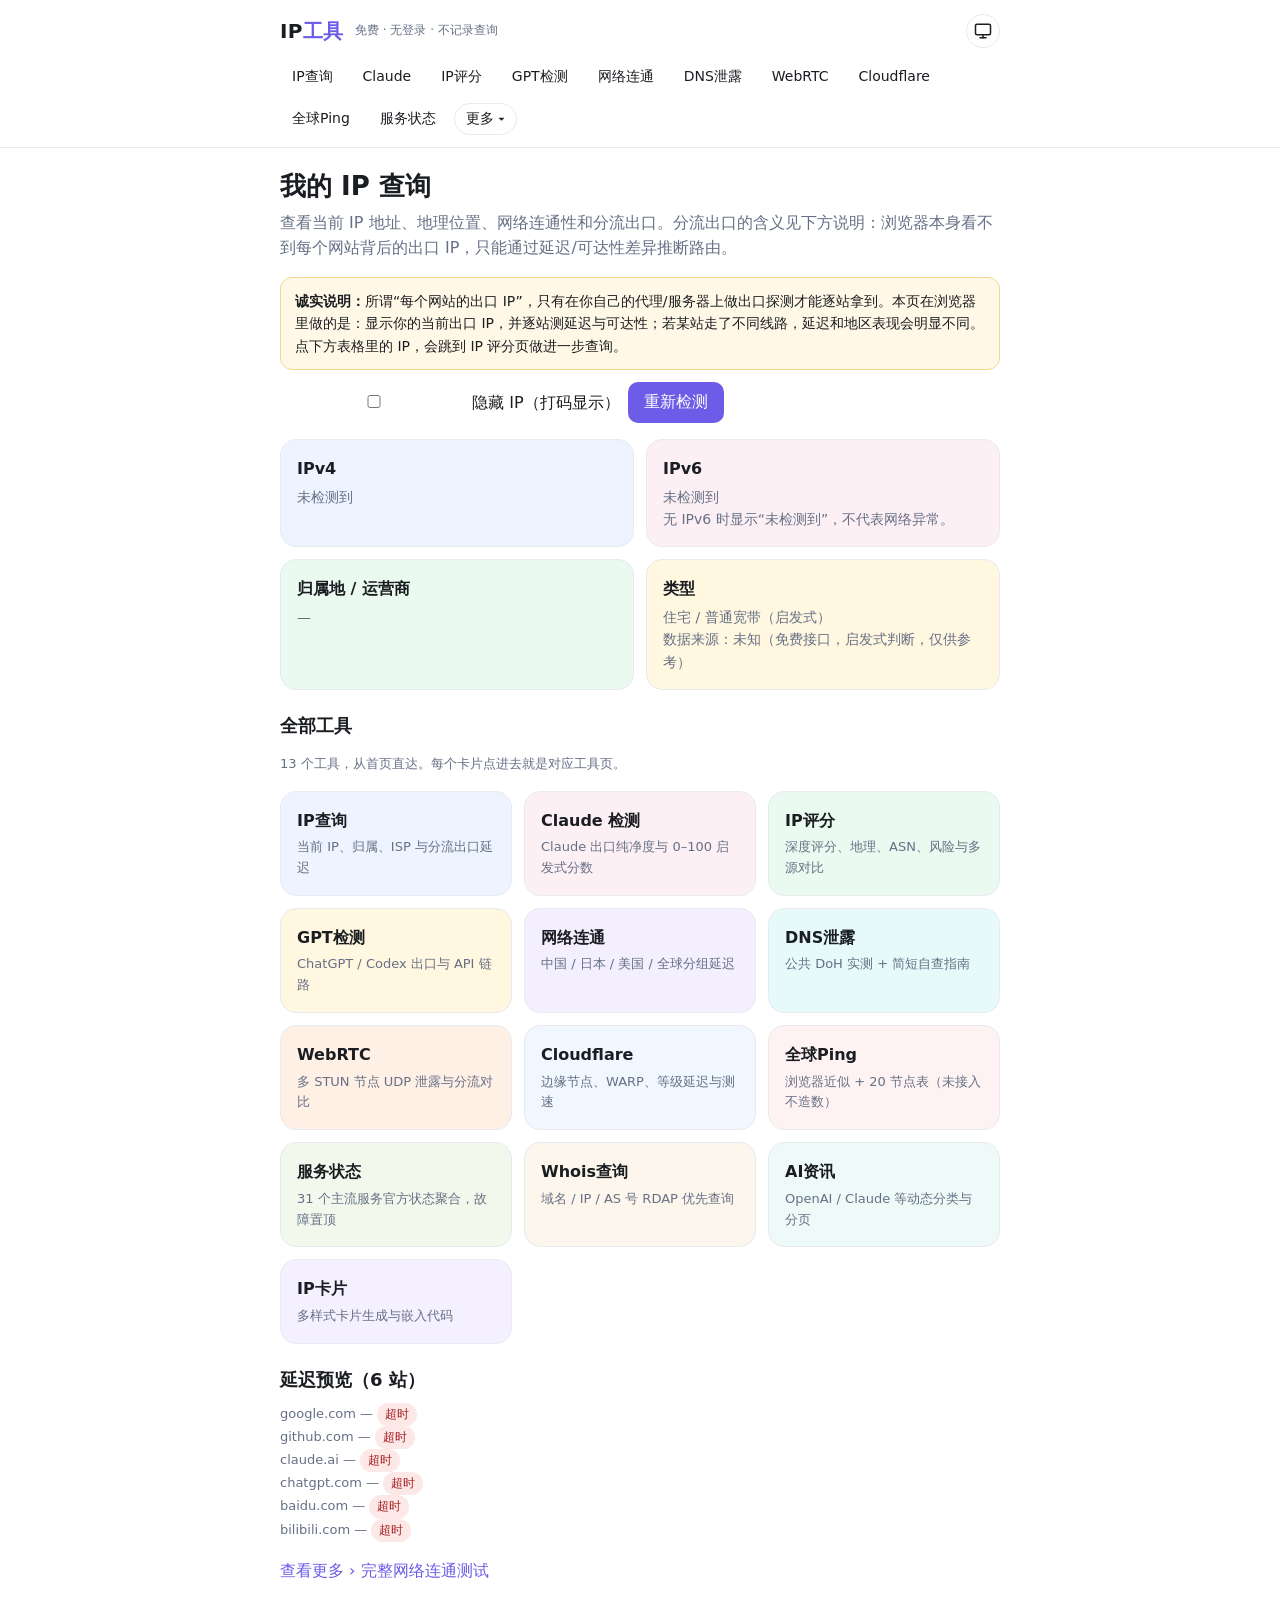
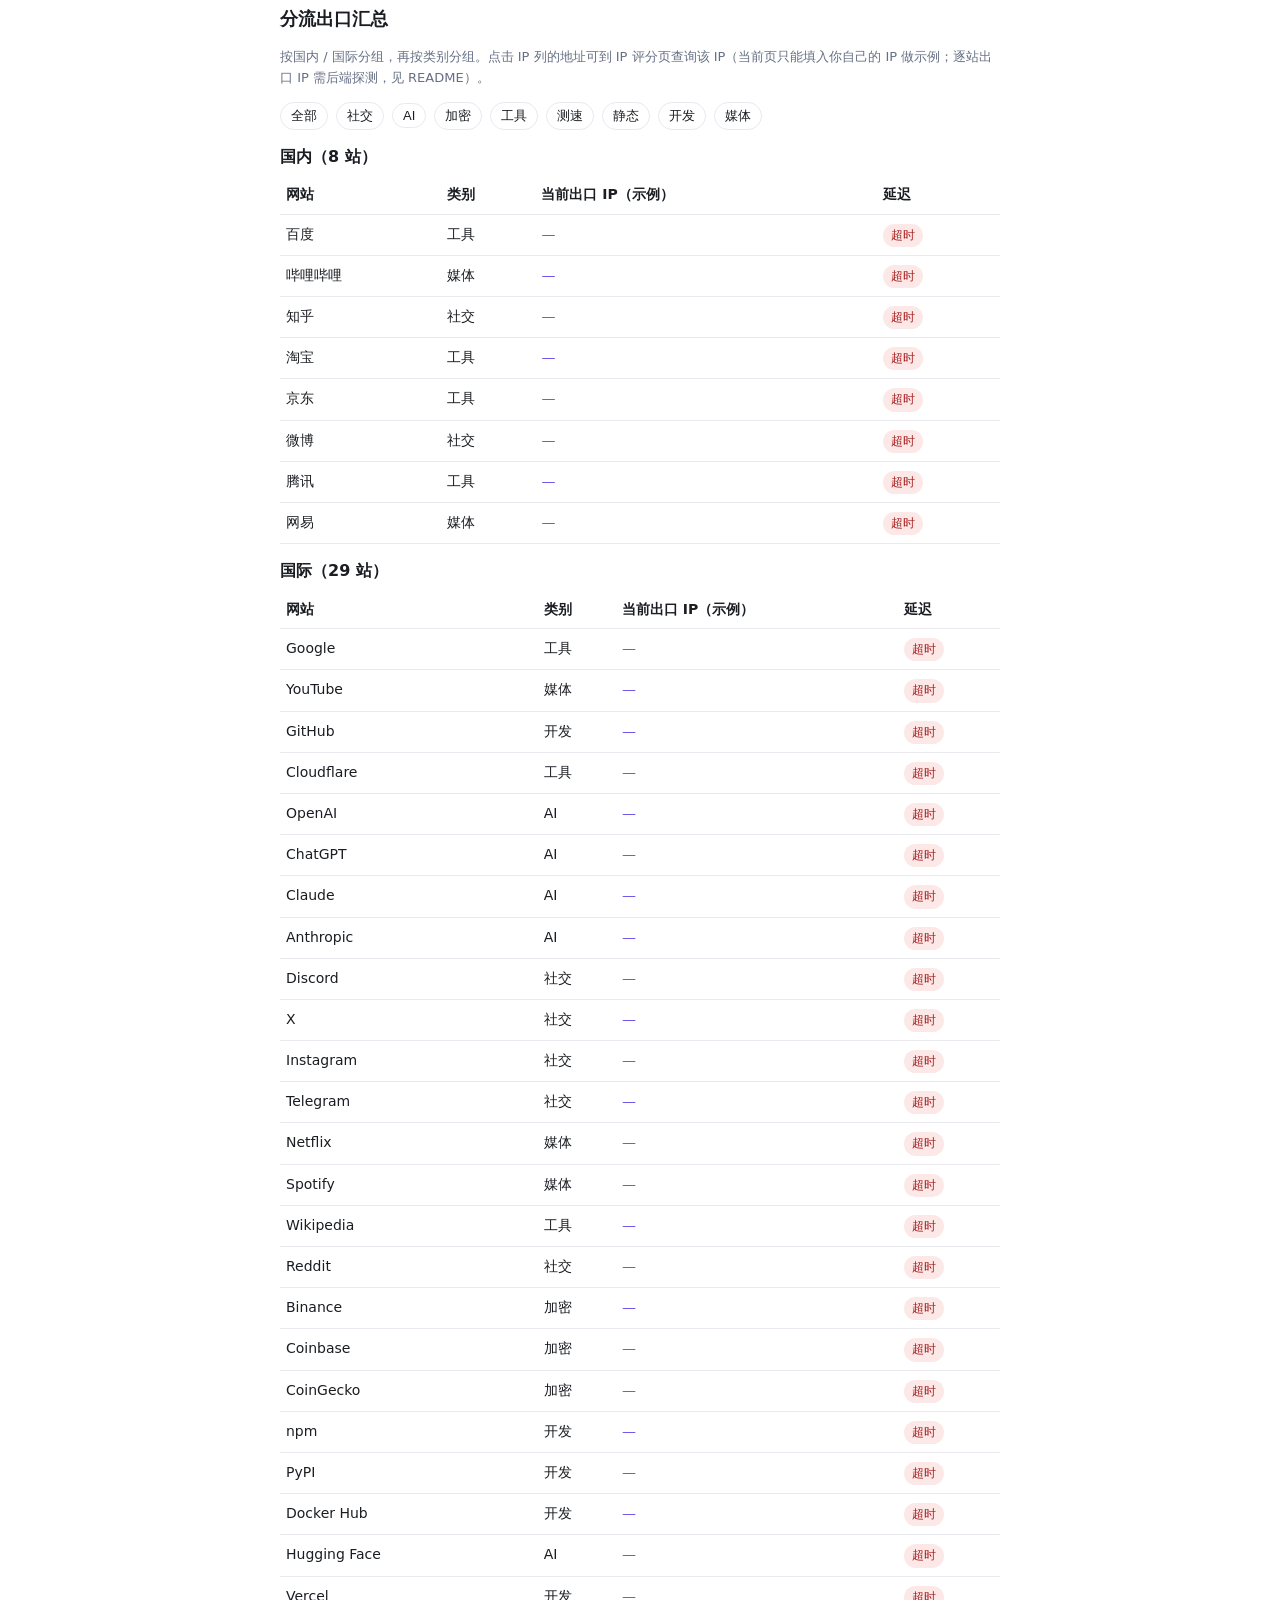
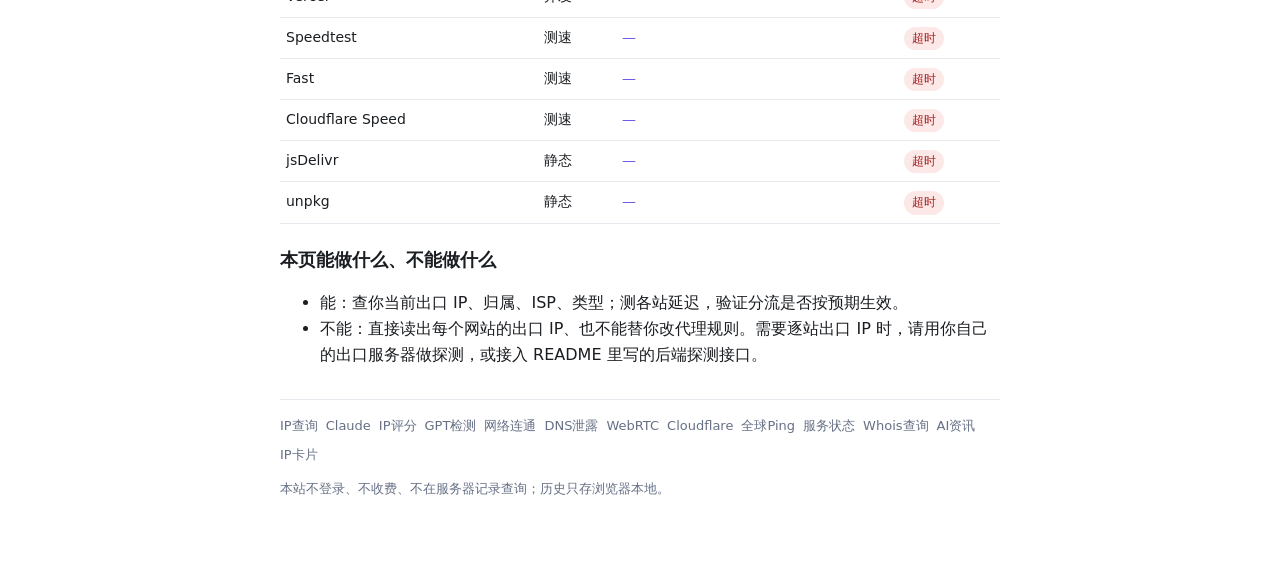
<file: index.html>
<!doctype html><html lang="zh-CN"><head><meta charset="utf-8"><meta name="viewport" content="width=device-width,initial-scale=1">
<title>IP 查询 · 分流出口测试 — IP 工具</title><meta name="description" content="查看当前 IP、归属地、运营商与分流出口，测各站延迟。免费，无登录，不记录查询。">
<link rel="stylesheet" href="assets/style.css"></head><body>
<header class="top"><div class="topin"><div class="logo">IP<span>工具</span></div><div class="tag">免费 · 无登录 · 不记录查询</div><button class="themebtn" id="themeBtn" title="跟随系统" aria-label="切换主题：跟随系统"><svg width="18" height="18" viewBox="0 0 24 24" fill="none" stroke="currentColor" stroke-width="2" stroke-linecap="round" stroke-linejoin="round" aria-hidden="true"><rect x="2" y="3" width="20" height="14" rx="2"/><line x1="8" y1="21" x2="16" y2="21"/><line x1="12" y1="17" x2="12" y2="21"/></svg></button></div><div class="navwrap"><nav>
<a href="index.html">IP查询</a><a href="claude.html">Claude</a><a href="ip.html">IP评分</a><a href="gpt.html">GPT检测</a><a href="link.html">网络连通</a><a href="dns.html">DNS泄露</a><a href="webrtc.html">WebRTC</a><a href="cloudflare.html">Cloudflare</a><a href="ping.html">全球Ping</a><a href="status.html">服务状态</a><span class="dropdown"><button class="dropbtn" type="button">更多 ▾</button><span class="dropmenu"><a href="whois.html">Whois查询</a><a href="news.html">AI资讯</a><a href="card/">IP卡片</a></span></span>
</nav></div></header>
<div class="wrap">
<h1>我的 IP 查询</h1>
<p class="lead">查看当前 IP 地址、地理位置、网络连通性和分流出口。分流出口的含义见下方说明：浏览器本身看不到每个网站背后的出口 IP，只能通过延迟/可达性差异推断路由。</p>
<div class="note"><b>诚实说明：</b>所谓“每个网站的出口 IP”，只有在你自己的代理/服务器上做出口探测才能逐站拿到。本页在浏览器里做的是：显示你的当前出口 IP，并逐站测延迟与可达性；若某站走了不同线路，延迟和地区表现会明显不同。点下方表格里的 IP，会跳到 IP 评分页做进一步查询。</div>
<div class="row"><label><input type="checkbox" id="hideIp"> 隐藏 IP（打码显示）</label><button id="refreshBtn">重新检测</button></div>
<div class="grid">
<div class="card p-blue"><h3>IPv4</h3><p id="v4" data-ip>检测中…</p><p class="small" id="v4info"></p></div>
<div class="card p-pink"><h3>IPv6</h3><p id="v6" data-ip>检测中…</p><p class="small">无 IPv6 时显示“未检测到”，不代表网络异常。</p></div>
<div class="card p-green"><h3>归属地 / 运营商</h3><p id="geo">检测中…</p></div>
<div class="card p-yellow"><h3>类型</h3><p id="type">检测中…</p><p class="small" id="src"></p></div>
</div>

<h2>全部工具</h2>
<p class="small">13 个工具，从首页直达。每个卡片点进去就是对应工具页。</p>
<div class="toolwall">
<a class="toolcard tc1" href="index.html"><h3>IP查询</h3><p>当前 IP、归属、ISP 与分流出口延迟</p></a>
<a class="toolcard tc2" href="claude.html"><h3>Claude 检测</h3><p>Claude 出口纯净度与 0–100 启发式分数</p></a>
<a class="toolcard tc3" href="ip.html"><h3>IP评分</h3><p>深度评分、地理、ASN、风险与多源对比</p></a>
<a class="toolcard tc4" href="gpt.html"><h3>GPT检测</h3><p>ChatGPT / Codex 出口与 API 链路</p></a>
<a class="toolcard tc5" href="link.html"><h3>网络连通</h3><p>中国 / 日本 / 美国 / 全球分组延迟</p></a>
<a class="toolcard tc6" href="dns.html"><h3>DNS泄露</h3><p>公共 DoH 实测 + 简短自查指南</p></a>
<a class="toolcard tc7" href="webrtc.html"><h3>WebRTC</h3><p>多 STUN 节点 UDP 泄露与分流对比</p></a>
<a class="toolcard tc8" href="cloudflare.html"><h3>Cloudflare</h3><p>边缘节点、WARP、等级延迟与测速</p></a>
<a class="toolcard tc9" href="ping.html"><h3>全球Ping</h3><p>浏览器近似 + 20 节点表（未接入不造数）</p></a>
<a class="toolcard tc10" href="status.html"><h3>服务状态</h3><p>31 个主流服务官方状态聚合，故障置顶</p></a>
<a class="toolcard tc11" href="whois.html"><h3>Whois查询</h3><p>域名 / IP / AS 号 RDAP 优先查询</p></a>
<a class="toolcard tc12" href="news.html"><h3>AI资讯</h3><p>OpenAI / Claude 等动态分类与分页</p></a>
<a class="toolcard tc13" href="card/"><h3>IP卡片</h3><p>多样式卡片生成与嵌入代码</p></a>
</div>
<h2>延迟预览（6 站）</h2>
<div id="preview"><p class="small">检测中…</p></div>
<p><a href="link.html">查看更多 › 完整网络连通测试</a></p>
<h2>分流出口汇总</h2>
<p class="small">按国内 / 国际分组，再按类别分组。点击 IP 列的地址可到 IP 评分页查询该 IP（当前页只能填入你自己的 IP 做示例；逐站出口 IP 需后端探测，见 README）。</p>
<div class="row" id="catFilter"></div>
<div id="egress"></div>
<h2>本页能做什么、不能做什么</h2>
<ul><li>能：查你当前出口 IP、归属、ISP、类型；测各站延迟，验证分流是否按预期生效。</li>
<li>不能：直接读出每个网站的出口 IP、也不能替你改代理规则。需要逐站出口 IP 时，请用你自己的出口服务器做探测，或接入 README 里写的后端探测接口。</li></ul>
<footer><div class="footlinks"><a href="index.html">IP查询</a><a href="claude.html">Claude</a><a href="ip.html">IP评分</a><a href="gpt.html">GPT检测</a><a href="link.html">网络连通</a><a href="dns.html">DNS泄露</a><a href="webrtc.html">WebRTC</a><a href="cloudflare.html">Cloudflare</a><a href="ping.html">全球Ping</a><a href="status.html">服务状态</a><a href="whois.html">Whois查询</a><a href="news.html">AI资讯</a><a href="card/">IP卡片</a></div><p>本站不登录、不收费、不在服务器记录查询；历史只存浏览器本地。</p></footer>
</div><script src="assets/app.js"></script>
<script>
const EGRESS=[
 // domestic
 {name:'百度',domain:'baidu.com',group:'国内',cat:'工具'},{name:'哔哩哔哩',domain:'bilibili.com',group:'国内',cat:'媒体'},{name:'知乎',domain:'zhihu.com',group:'国内',cat:'社交'},{name:'淘宝',domain:'taobao.com',group:'国内',cat:'工具'},{name:'京东',domain:'jd.com',group:'国内',cat:'工具'},{name:'微博',domain:'weibo.com',group:'国内',cat:'社交'},{name:'腾讯',domain:'qq.com',group:'国内',cat:'工具'},{name:'网易',domain:'163.com',group:'国内',cat:'媒体'},
 // international
 {name:'Google',domain:'google.com',group:'国际',cat:'工具'},{name:'YouTube',domain:'youtube.com',group:'国际',cat:'媒体'},{name:'GitHub',domain:'github.com',group:'国际',cat:'开发'},{name:'Cloudflare',domain:'cloudflare.com',group:'国际',cat:'工具'},{name:'OpenAI',domain:'openai.com',group:'国际',cat:'AI'},{name:'ChatGPT',domain:'chatgpt.com',group:'国际',cat:'AI'},{name:'Claude',domain:'claude.ai',group:'国际',cat:'AI'},{name:'Anthropic',domain:'anthropic.com',group:'国际',cat:'AI'},{name:'Discord',domain:'discord.com',group:'国际',cat:'社交'},{name:'X',domain:'x.com',group:'国际',cat:'社交'},{name:'Instagram',domain:'instagram.com',group:'国际',cat:'社交'},{name:'Telegram',domain:'telegram.org',group:'国际',cat:'社交'},{name:'Netflix',domain:'netflix.com',group:'国际',cat:'媒体'},{name:'Spotify',domain:'spotify.com',group:'国际',cat:'媒体'},{name:'Wikipedia',domain:'wikipedia.org',group:'国际',cat:'工具'},{name:'Reddit',domain:'reddit.com',group:'国际',cat:'社交'},{name:'Binance',domain:'binance.com',group:'国际',cat:'加密'},{name:'Coinbase',domain:'coinbase.com',group:'国际',cat:'加密'},{name:'CoinGecko',domain:'coingecko.com',group:'国际',cat:'加密'},{name:'npm',domain:'npmjs.com',group:'国际',cat:'开发'},{name:'PyPI',domain:'pypi.org',group:'国际',cat:'开发'},{name:'Docker Hub',domain:'hub.docker.com',group:'国际',cat:'开发'},{name:'Hugging Face',domain:'huggingface.co',group:'国际',cat:'AI'},{name:'Vercel',domain:'vercel.com',group:'国际',cat:'开发'},{name:'Speedtest',domain:'speedtest.net',group:'国际',cat:'测速'},{name:'Fast',domain:'fast.com',group:'国际',cat:'测速'},{name:'Cloudflare Speed',domain:'speed.cloudflare.com',group:'国际',cat:'测速'},{name:'jsDelivr',domain:'cdn.jsdelivr.net',group:'国际',cat:'静态'},{name:'unpkg',domain:'unpkg.com',group:'国际',cat:'静态'},
];
let CUR='';
async function load(){
  const both=await getBothIPs();CUR=both.v4||both.v6||'';
  const set=(id,v)=>{const el=document.getElementById(id);el.textContent=v||'未检测到';el.dataset.raw=v||'';setHide(document.getElementById('hideIp').checked);};
  set('v4',both.v4);set('v6',both.v6);
  try{const info=await getIPInfo(CUR);document.getElementById('geo').textContent=[info.country,info.region,info.city].filter(Boolean).join(' ')||'—';document.getElementById('v4info').textContent=info.isp?('ISP：'+info.isp):'';document.getElementById('type').textContent=info.hosting?'机房 / 托管':info.mobile?'移动网络':info.proxy?'代理特征':'住宅 / 普通宽带（启发式）';document.getElementById('src').textContent='数据来源：'+info.source+'（免费接口，启发式判断，仅供参考）';saveHistory('index',{ip:CUR,label:info.country||''});}catch(e){document.getElementById('geo').textContent='查询失败，请重试';}
  // preview 6
  const prev=['google.com','github.com','claude.ai','chatgpt.com','baidu.com','bilibili.com'];
  const pv=document.getElementById('preview');pv.innerHTML='';
  for(const d of prev){const ms=await timedFetch('https://'+d+'/favicon.ico',5000);const div=document.createElement('div');div.className='small';div.innerHTML=esc(d)+' — '+latencyLabel(ms);pv.appendChild(div);}
  renderEgress('全部');
}
function renderEgress(cat){
  const list=EGRESS.filter(x=>cat==='全部'||x.cat===cat);
  const groups=['国内','国际'];
  let html='';
  for(const g of groups){const rows=list.filter(x=>x.group===g);if(!rows.length)continue;html+=`<h3>${g}（${rows.length} 站）</h3><table><tr><th>网站</th><th>类别</th><th>当前出口 IP（示例）</th><th>延迟</th></tr>`+rows.map(x=>`<tr><td>${esc(x.name)}</td><td>${esc(x.cat)}</td><td><a href="ip.html?ip=${encodeURIComponent(CUR)}">${esc(CUR||'—')}</a></td><td data-site="${esc(x.domain)}">待测…</td></tr>`).join('')+'</table>';}
  document.getElementById('egress').innerHTML=html;
  document.querySelectorAll('[data-site]').forEach(async td=>{const ms=await timedFetch('https://'+td.dataset.site+'/favicon.ico',5000);td.innerHTML=latencyLabel(ms);});
}
document.getElementById('catFilter').innerHTML=['全部','社交','AI','加密','工具','测速','静态','开发','媒体'].map(c=>`<button class="pill" data-c="${c}">${c}</button>`).join('');
document.getElementById('catFilter').addEventListener('click',e=>{if(e.target.dataset.c){document.querySelectorAll('#catFilter .pill').forEach(b=>b.classList.remove('on'));e.target.classList.add('on');renderEgress(e.target.dataset.c);}});
document.getElementById('hideIp').addEventListener('change',e=>setHide(e.target.checked));
document.getElementById('refreshBtn').onclick=load;load();
</script></body></html>
</file>
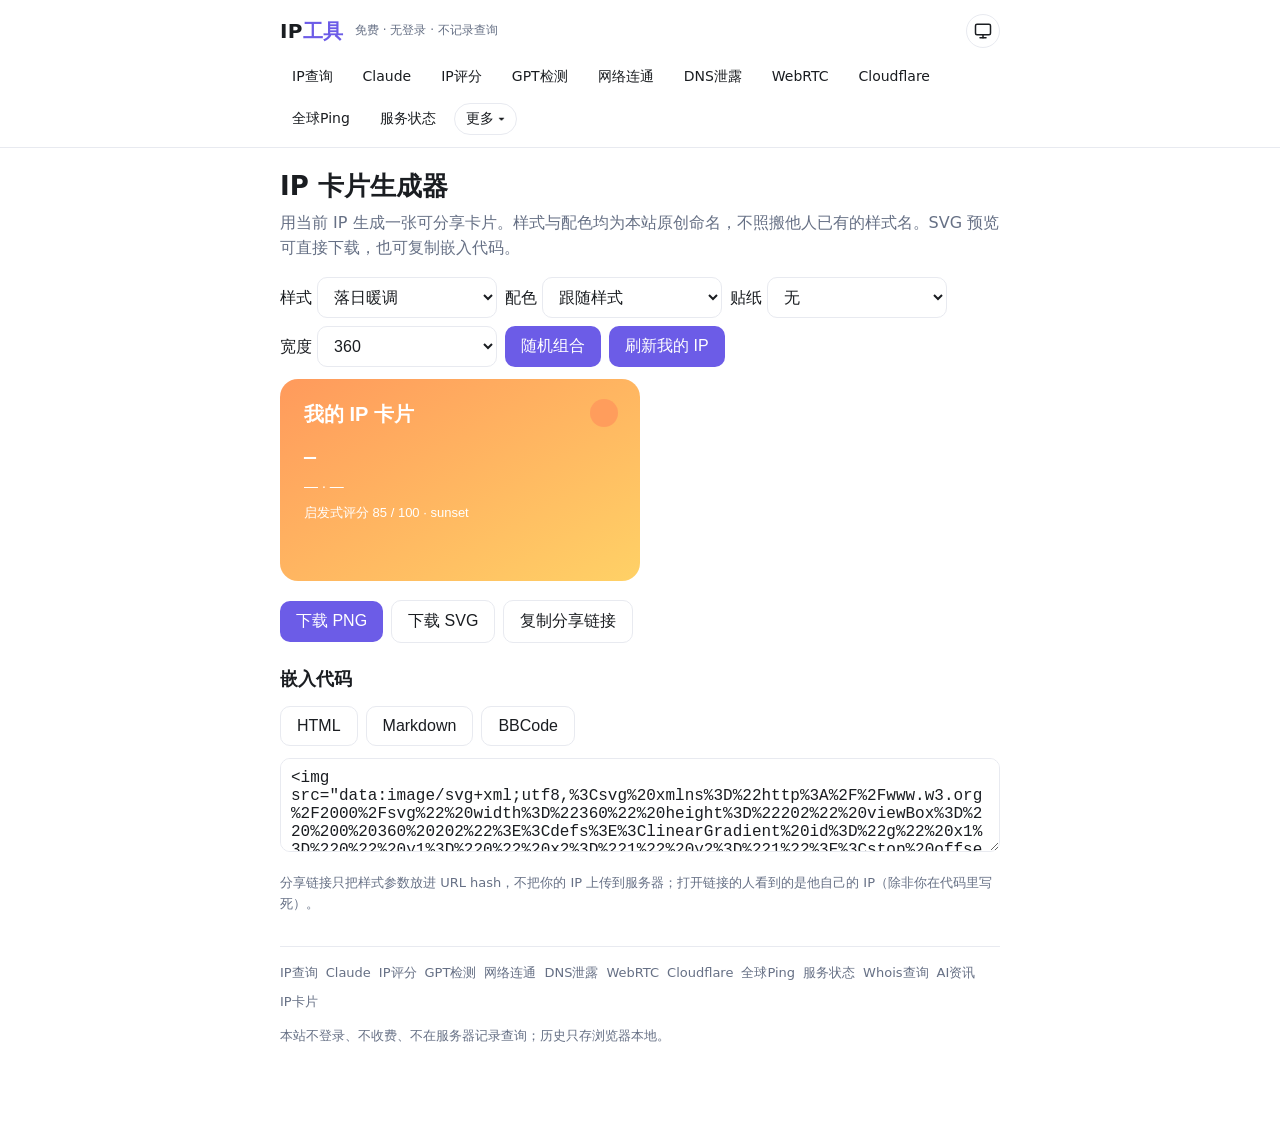
<file: card/index.html>
<!doctype html><html lang="zh-CN"><head><meta charset="utf-8"><meta name="viewport" content="width=device-width,initial-scale=1">
<title>IP 卡片生成器 — IP 工具</title><link rel="stylesheet" href="../assets/style.css"></head><body>
<header class="top"><div class="topin"><div class="logo">IP<span>工具</span></div><div class="tag">免费 · 无登录 · 不记录查询</div><button class="themebtn" id="themeBtn" title="跟随系统" aria-label="切换主题：跟随系统"><svg width="18" height="18" viewBox="0 0 24 24" fill="none" stroke="currentColor" stroke-width="2" stroke-linecap="round" stroke-linejoin="round" aria-hidden="true"><rect x="2" y="3" width="20" height="14" rx="2"/><line x1="8" y1="21" x2="16" y2="21"/><line x1="12" y1="17" x2="12" y2="21"/></svg></button></div><div class="navwrap"><nav>
<a href="../index.html">IP查询</a><a href="../claude.html">Claude</a><a href="../ip.html">IP评分</a><a href="../gpt.html">GPT检测</a><a href="../link.html">网络连通</a><a href="../dns.html">DNS泄露</a><a href="../webrtc.html">WebRTC</a><a href="../cloudflare.html">Cloudflare</a><a href="../ping.html">全球Ping</a><a href="../status.html">服务状态</a><span class="dropdown"><button class="dropbtn" type="button">更多 ▾</button><span class="dropmenu"><a href="../whois.html">Whois查询</a><a href="../news.html">AI资讯</a><a href="../card/">IP卡片</a></span></span>
</nav></div></header>
<div class="wrap">
<h1>IP 卡片生成器</h1>
<p class="lead">用当前 IP 生成一张可分享卡片。样式与配色均为本站原创命名，不照搬他人已有的样式名。SVG 预览可直接下载，也可复制嵌入代码。</p>
<div class="row">
<label>样式 <select id="style"><option value="sunset">落日暖调</option><option value="ocean">深海蓝调</option><option value="mint">薄荷清新</option><option value="mono">黑白极简</option><option value="violet">紫夜星空</option><option value="paper">米纸素雅</option><option value="neon">霓虹夜市</option><option value="forest">森林晨雾</option><option value="dawn">破晓粉霞</option><option value="desert">沙漠金黄</option><option value="glacier">冰川浅蓝</option><option value="ember">余烬暗红</option><option value="meadow">草甸春绿</option><option value="harbor">港湾雾蓝</option><option value="ink">水墨灰青</option><option value="candy">糖果亮彩</option></select></label>
<label>配色 <select id="color"><option value="auto">跟随样式</option><option value="blue">蓝</option><option value="pink">粉</option><option value="green">绿</option><option value="orange">橙</option><option value="purple">紫</option><option value="dark">深色</option></select></label>
<label>贴纸 <select id="sticker"><option value="none">无</option><option value="coffee">☕ 咖啡</option><option value="rocket">🚀 火箭</option><option value="shield">🛡️ 护盾</option><option value="globe">🌍 地球</option><option value="bolt">⚡ 闪电</option><option value="star">⭐ 星星</option><option value="moon">🌙 月亮</option><option value="leaf">🍃 叶子</option><option value="fire">🔥 火焰</option><option value="gem">💎 宝石</option><option value="anchor">⚓ 船锚</option><option value="key">🔑 钥匙</option></select></label>
<label>宽度 <select id="width"><option value="240">240</option><option value="360" selected>360</option><option value="480">480</option><option value="560">560</option></select></label>
<button id="random">随机组合</button><button id="refresh">刷新我的 IP</button>
</div>
<div id="preview"></div>
<div class="row"><button id="dl">下载 PNG</button><button class="secondary" id="dlSvg">下载 SVG</button><button class="secondary" id="copyLink">复制分享链接</button></div>
<h2>嵌入代码</h2>
<div class="row"><button class="secondary" data-code="html">HTML</button><button class="secondary" data-code="md">Markdown</button><button class="secondary" data-code="bb">BBCode</button></div>
<textarea id="code" rows="4" style="width:100%;padding:10px;border:1px solid var(--line);border-radius:10px;background:var(--bg);color:var(--fg)"></textarea>
<p class="small">分享链接只把样式参数放进 URL hash，不把你的 IP 上传到服务器；打开链接的人看到的是他自己的 IP（除非你在代码里写死）。</p>
<footer><div class="footlinks"><a href="../index.html">IP查询</a><a href="../claude.html">Claude</a><a href="../ip.html">IP评分</a><a href="../gpt.html">GPT检测</a><a href="../link.html">网络连通</a><a href="../dns.html">DNS泄露</a><a href="../webrtc.html">WebRTC</a><a href="../cloudflare.html">Cloudflare</a><a href="../ping.html">全球Ping</a><a href="../status.html">服务状态</a><a href="../whois.html">Whois查询</a><a href="../news.html">AI资讯</a><a href="../card/">IP卡片</a></div><p>本站不登录、不收费、不在服务器记录查询；历史只存浏览器本地。</p></footer>
</div><script src="../assets/app.js"></script>
<script>
const STYLES={sunset:['#ff9a5c','#ffd166'],ocean:['#1e6fd9','#4dd0d0'],mint:['#2fbf8f','#b8e6c8'],mono:['#222222','#888888'],violet:['#6c5ce7','#a99bff'],paper:['#d9c7a5','#f5efe0'],neon:['#ff2e88','#00e5ff'],forest:['#2e7d4f','#a8d5a2'],dawn:['#ff7eb3','#ffd6e8'],desert:['#d9a441','#f2e3b3'],glacier:['#7ec8e3','#e8f4fa'],ember:['#b33a2b','#f2b8a0'],meadow:['#6abf69','#dff2d0'],harbor:['#4a6fa5','#c8d8e8'],ink:['#3a4a4a','#d0d8d8'],candy:['#ff6b9d','#ffe066']};
const COLORS={blue:'#1e6fd9',pink:'#e75480',green:'#2fbf8f',orange:'#ff7a2f',purple:'#6c5ce7',dark:'#222222'};
let INFO={ip:'—',loc:'—',isp:'—',score:'—'};
function buildSVG(){
 const w=+document.getElementById('width').value;const h=Math.round(w*0.56);
 const style=document.getElementById('style').value;const col=document.getElementById('color').value;
 const [c1,c2]=STYLES[style];const accent=col==='auto'?c1:COLORS[col];
 const sticker=document.getElementById('sticker').value;const emoji={coffee:'☕',rocket:'🚀',shield:'🛡️',globe:'🌍',bolt:'⚡',star:'⭐',moon:'🌙',leaf:'🍃',fire:'🔥',gem:'💎',anchor:'⚓',key:'🔑'}[sticker]||'';
 const esc2=s=>String(s).replace(/&/g,'&amp;').replace(/</g,'&lt;');
 return `<svg xmlns="http://www.w3.org/2000/svg" width="${w}" height="${h}" viewBox="0 0 ${w} ${h}"><defs><linearGradient id="g" x1="0" y1="0" x2="1" y2="1"><stop offset="0" stop-color="${c1}"/><stop offset="1" stop-color="${c2}"/></linearGradient></defs><rect width="${w}" height="${h}" rx="18" fill="url(#g)"/><text x="24" y="42" font-family="sans-serif" font-size="20" font-weight="bold" fill="#fff">我的 IP 卡片 ${emoji}</text><text x="24" y="84" font-family="monospace" font-size="${w>=480?26:20}" font-weight="bold" fill="#fff">${esc2(INFO.ip)}</text><text x="24" y="112" font-family="sans-serif" font-size="14" fill="#fff">${esc2(INFO.loc)} · ${esc2(INFO.isp)}</text><text x="24" y="138" font-family="sans-serif" font-size="13" fill="#fff">启发式评分 ${esc2(INFO.score)} / 100 · ${style}</text><circle cx="${w-36}" cy="34" r="14" fill="${accent}" opacity="0.9"/></svg>`;
}
function render(){const svg=buildSVG();document.getElementById('preview').innerHTML=svg;const w=document.getElementById('width').value;document.getElementById('code').value=`<img src="data:image/svg+xml;utf8,${encodeURIComponent(svg)}" width="${w}" alt="我的 IP 卡片">`;}
function updateCodes(kind){
 const svg=buildSVG();const w=document.getElementById('width').value;const data=`data:image/svg+xml;utf8,${encodeURIComponent(svg)}`;
 if(kind==='html')document.getElementById('code').value=`<img src="${data}" width="${w}" alt="我的 IP 卡片">`;
 if(kind==='md')document.getElementById('code').value=`![我的 IP 卡片](${data})`;
 if(kind==='bb')document.getElementById('code').value=`[img]${data}[/img]`;
}
async function loadIP(){try{const info=await getIPInfo();const sc=heuristicScore(info);INFO={ip:info.ip||'—',loc:[info.country,info.city].filter(Boolean).join(' ')||'—',isp:info.isp||'—',score:sc.score};}catch(e){}render();}
['style','color','sticker','width'].forEach(id=>document.getElementById(id).addEventListener('change',render));
document.querySelectorAll('[data-code]').forEach(b=>b.onclick=()=>updateCodes(b.dataset.code));
document.getElementById('random').onclick=()=>{const styles=Object.keys(STYLES);const stickers=['none','coffee','rocket','shield','globe','bolt','star'];const colors=['auto','blue','pink','green','orange','purple','dark'];document.getElementById('style').value=styles[Math.floor(Math.random()*styles.length)];document.getElementById('sticker').value=stickers[Math.floor(Math.random()*stickers.length)];document.getElementById('color').value=colors[Math.floor(Math.random()*colors.length)];render();};
document.getElementById('refresh').onclick=loadIP;
document.getElementById('dlSvg').onclick=()=>{const blob=new Blob([buildSVG()],{type:'image/svg+xml'});const a=document.createElement('a');a.href=URL.createObjectURL(blob);a.download='ip-card.svg';a.click();};
document.getElementById('dl').onclick=()=>{const svg=buildSVG();const img=new Image();img.onload=()=>{const c=document.createElement('canvas');c.width=img.width;c.height=img.height;const ctx=c.getContext('2d');ctx.drawImage(img,0,0);c.toBlob(b=>{const a=document.createElement('a');a.href=URL.createObjectURL(b);a.download='ip-card.png';a.click();});};img.src='data:image/svg+xml;charset=utf-8,'+encodeURIComponent(svg);};
document.getElementById('copyLink').onclick=async()=>{const p=new URLSearchParams({style:document.getElementById('style').value,color:document.getElementById('color').value,sticker:document.getElementById('sticker').value,width:document.getElementById('width').value});const url=location.origin+location.pathname+'#'+p.toString();try{await navigator.clipboard.writeText(url);alert('分享链接已复制');}catch(e){prompt('复制链接',url);}};
(function(){const h=new URLSearchParams(location.hash.slice(1));if(h.get('style'))document.getElementById('style').value=h.get('style');if(h.get('color'))document.getElementById('color').value=h.get('color');if(h.get('sticker'))document.getElementById('sticker').value=h.get('sticker');if(h.get('width'))document.getElementById('width').value=h.get('width');})();
loadIP();
</script></body></html>
</file>
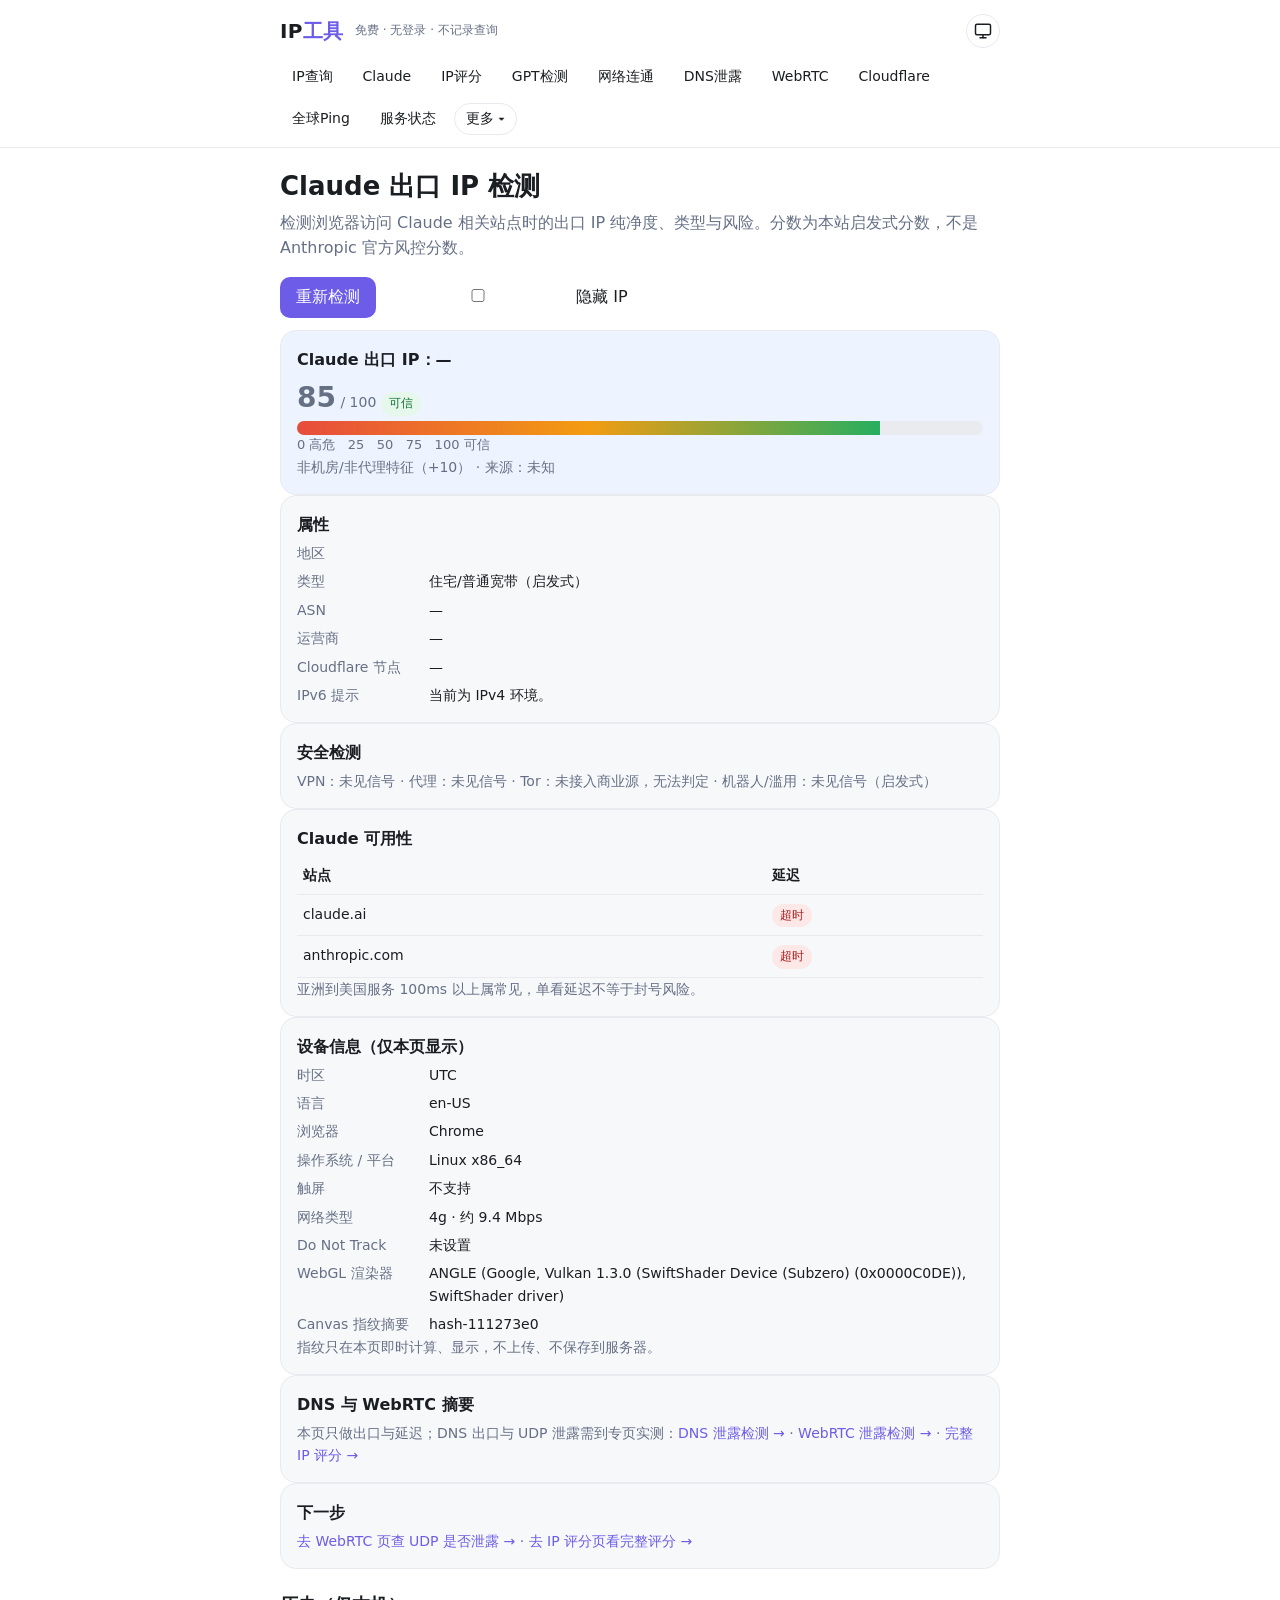
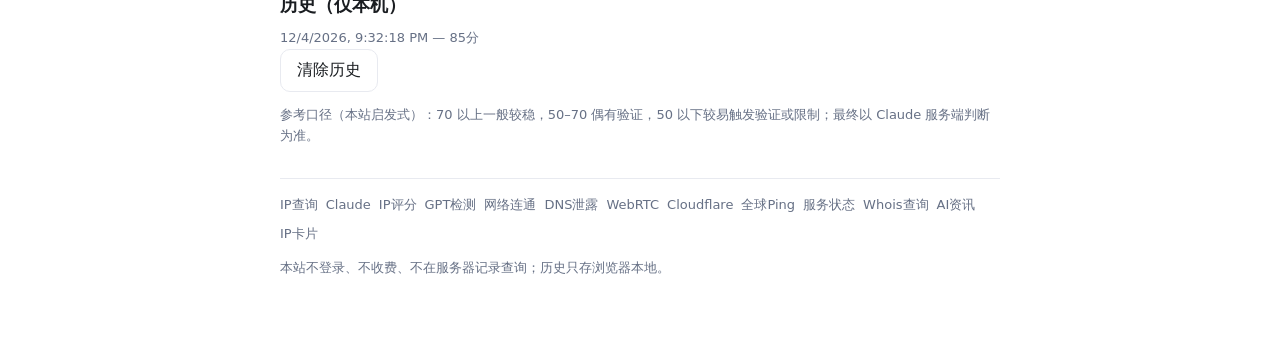
<file: claude.html>
<!doctype html><html lang="zh-CN"><head><meta charset="utf-8"><meta name="viewport" content="width=device-width,initial-scale=1">
<title>Claude 出口 IP 检测 — IP 工具</title><link rel="stylesheet" href="assets/style.css"></head><body>
<header class="top"><div class="topin"><div class="logo">IP<span>工具</span></div><div class="tag">免费 · 无登录 · 不记录查询</div><button class="themebtn" id="themeBtn" title="跟随系统" aria-label="切换主题：跟随系统"><svg width="18" height="18" viewBox="0 0 24 24" fill="none" stroke="currentColor" stroke-width="2" stroke-linecap="round" stroke-linejoin="round" aria-hidden="true"><rect x="2" y="3" width="20" height="14" rx="2"/><line x1="8" y1="21" x2="16" y2="21"/><line x1="12" y1="17" x2="12" y2="21"/></svg></button></div><div class="navwrap"><nav>
<a href="index.html">IP查询</a><a href="claude.html">Claude</a><a href="ip.html">IP评分</a><a href="gpt.html">GPT检测</a><a href="link.html">网络连通</a><a href="dns.html">DNS泄露</a><a href="webrtc.html">WebRTC</a><a href="cloudflare.html">Cloudflare</a><a href="ping.html">全球Ping</a><a href="status.html">服务状态</a><span class="dropdown"><button class="dropbtn" type="button">更多 ▾</button><span class="dropmenu"><a href="whois.html">Whois查询</a><a href="news.html">AI资讯</a><a href="card/">IP卡片</a></span></span>
</nav></div></header>
<div class="wrap">
<h1>Claude 出口 IP 检测</h1>
<p class="lead">检测浏览器访问 Claude 相关站点时的出口 IP 纯净度、类型与风险。分数为本站启发式分数，不是 Anthropic 官方风控分数。</p>
<div class="row"><button id="go">重新检测</button><label><input type="checkbox" id="hideIp"> 隐藏 IP</label></div>
<div id="out"><p class="small">检测中…</p></div>
<h2>历史（仅本机）</h2><div id="hist"></div><button class="secondary" id="clearHist">清除历史</button>
<p class="small">参考口径（本站启发式）：70 以上一般较稳，50–70 偶有验证，50 以下较易触发验证或限制；最终以 Claude 服务端判断为准。</p>
<footer><div class="footlinks"><a href="index.html">IP查询</a><a href="claude.html">Claude</a><a href="ip.html">IP评分</a><a href="gpt.html">GPT检测</a><a href="link.html">网络连通</a><a href="dns.html">DNS泄露</a><a href="webrtc.html">WebRTC</a><a href="cloudflare.html">Cloudflare</a><a href="ping.html">全球Ping</a><a href="status.html">服务状态</a><a href="whois.html">Whois查询</a><a href="news.html">AI资讯</a><a href="card/">IP卡片</a></div><p>本站不登录、不收费、不在服务器记录查询；历史只存浏览器本地。</p></footer>
</div><script src="assets/app.js"></script>
<script>
async function run(){
 const el=document.getElementById('out');
 try{
  const info=await getIPInfo();const sc=heuristicScore(info);const tr=await fetchTrace();
  const sites=[['claude.ai','https://claude.ai/favicon.ico'],['anthropic.com','https://anthropic.com/favicon.ico']];
  let rows='';
  for(const [n,u] of sites){const ms=await timedFetch(u,5000);rows+=`<tr><td>${n}</td><td>${latencyLabel(ms)}</td></tr>`;}
  const dev=deviceInfo();
  el.innerHTML=`
  <div class="card p-blue"><h3>Claude 出口 IP：<span data-ip data-raw="${esc(info.ip)}">${esc(info.ip)}</span></h3><p><b style="font-size:28px">${sc.score}</b> / 100 ${scoreBadge(sc.score)}</p>${gaugeHTML(sc.score)}<p class="small">${esc(sc.reasons.join('；'))} · 来源：${esc(info.source)}</p></div>
  <div class="card"><h3>属性</h3><div class="kv"><b>地区</b><span>${esc([info.country,info.region,info.city].filter(Boolean).join(' '))}</span><b>类型</b><span>${esc(info.hosting?'机房/托管':info.mobile?'移动':info.proxy?'代理特征':'住宅/普通宽带（启发式）')}</span><b>ASN</b><span>${esc(info.asn||'—')}</span><b>运营商</b><span>${esc(info.isp||'—')}</span><b>Cloudflare 节点</b><span>${esc(tr.loc||tr.colo||'—')}</span><b>IPv6 提示</b><span>${(info.ip||'').includes(':')?'当前为 IPv6 环境，部分服务对 IPv6 更严格，建议优先 IPv4 出口核对。':'当前为 IPv4 环境。'}</span></div></div>
  <div class="card"><h3>安全检测</h3><p>VPN：${info.proxy?'疑似':'未见信号'} · 代理：${info.proxy?'是':'未见信号'} · Tor：未接入商业源，无法判定 · 机器人/滥用：未见信号（启发式）</p></div>
  <div class="card"><h3>Claude 可用性</h3><table><tr><th>站点</th><th>延迟</th></tr>${rows}</table><p class="small">亚洲到美国服务 100ms 以上属常见，单看延迟不等于封号风险。</p></div>
  <div class="card"><h3>设备信息（仅本页显示）</h3><div id="fpBox"></div></div>
  <div class="card"><h3>DNS 与 WebRTC 摘要</h3><p class="small">本页只做出口与延迟；DNS 出口与 UDP 泄露需到专页实测：<a href="dns.html">DNS 泄露检测 →</a> · <a href="webrtc.html">WebRTC 泄露检测 →</a> · <a href="ip.html">完整 IP 评分 →</a></p></div>
  <div class="card"><h3>下一步</h3><p><a href="webrtc.html">去 WebRTC 页查 UDP 是否泄露 →</a> · <a href="ip.html">去 IP 评分页看完整评分 →</a></p></div>`;
  document.getElementById('fpBox').innerHTML=fingerprintHTML(dev);
  setHide(document.getElementById('hideIp').checked);saveHistory('claude',{ip:info.ip,label:sc.score+'分'});renderHistory('claude','hist');
 }catch(e){el.innerHTML='<p class="small">检测失败，请重试。</p>';}
}
document.getElementById('go').onclick=run;document.getElementById('hideIp').addEventListener('change',e=>setHide(e.target.checked));document.getElementById('clearHist').onclick=()=>{clearHistory('claude');renderHistory('claude','hist');};run();renderHistory('claude','hist');
</script></body></html>
</file>
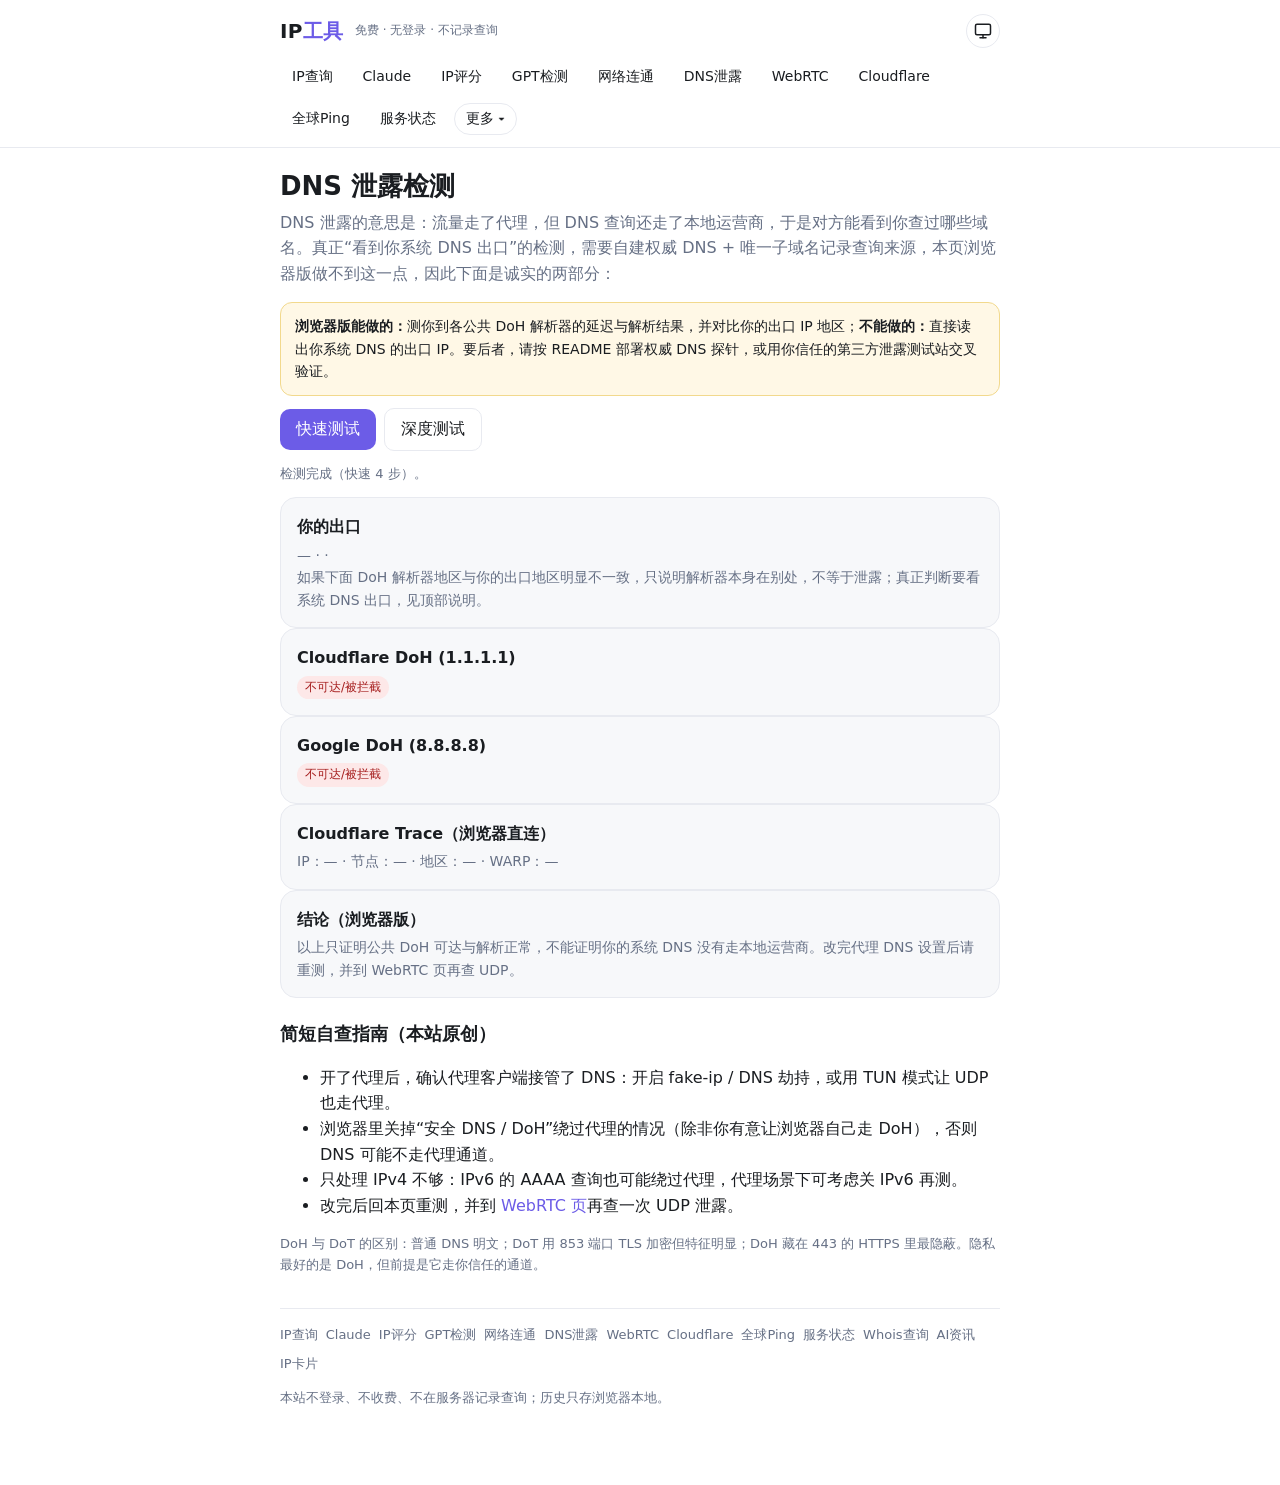
<file: dns.html>
<!doctype html><html lang="zh-CN"><head><meta charset="utf-8"><meta name="viewport" content="width=device-width,initial-scale=1">
<title>DNS 泄露检测 — IP 工具</title><link rel="stylesheet" href="assets/style.css"></head><body>
<header class="top"><div class="topin"><div class="logo">IP<span>工具</span></div><div class="tag">免费 · 无登录 · 不记录查询</div><button class="themebtn" id="themeBtn" title="跟随系统" aria-label="切换主题：跟随系统"><svg width="18" height="18" viewBox="0 0 24 24" fill="none" stroke="currentColor" stroke-width="2" stroke-linecap="round" stroke-linejoin="round" aria-hidden="true"><rect x="2" y="3" width="20" height="14" rx="2"/><line x1="8" y1="21" x2="16" y2="21"/><line x1="12" y1="17" x2="12" y2="21"/></svg></button></div><div class="navwrap"><nav>
<a href="index.html">IP查询</a><a href="claude.html">Claude</a><a href="ip.html">IP评分</a><a href="gpt.html">GPT检测</a><a href="link.html">网络连通</a><a href="dns.html">DNS泄露</a><a href="webrtc.html">WebRTC</a><a href="cloudflare.html">Cloudflare</a><a href="ping.html">全球Ping</a><a href="status.html">服务状态</a><span class="dropdown"><button class="dropbtn" type="button">更多 ▾</button><span class="dropmenu"><a href="whois.html">Whois查询</a><a href="news.html">AI资讯</a><a href="card/">IP卡片</a></span></span>
</nav></div></header>
<div class="wrap">
<h1>DNS 泄露检测</h1>
<p class="lead">DNS 泄露的意思是：流量走了代理，但 DNS 查询还走了本地运营商，于是对方能看到你查过哪些域名。真正“看到你系统 DNS 出口”的检测，需要自建权威 DNS + 唯一子域名记录查询来源，本页浏览器版做不到这一点，因此下面是诚实的两部分：</p>
<div class="note"><b>浏览器版能做的：</b>测你到各公共 DoH 解析器的延迟与解析结果，并对比你的出口 IP 地区；<b>不能做的：</b>直接读出你系统 DNS 的出口 IP。要后者，请按 README 部署权威 DNS 探针，或用你信任的第三方泄露测试站交叉验证。</div>
<div class="row"><button id="go">快速测试</button><button class="secondary" id="deepBtn">深度测试</button></div><p class="steps" id="dnsProgress">未开始。快速测试做 4 步，深度测试多测 2 个解析器。</p>
<div id="out"></div>
<h2>简短自查指南（本站原创）</h2>
<ul>
<li>开了代理后，确认代理客户端接管了 DNS：开启 fake-ip / DNS 劫持，或用 TUN 模式让 UDP 也走代理。</li>
<li>浏览器里关掉“安全 DNS / DoH”绕过代理的情况（除非你有意让浏览器自己走 DoH），否则 DNS 可能不走代理通道。</li>
<li>只处理 IPv4 不够：IPv6 的 AAAA 查询也可能绕过代理，代理场景下可考虑关 IPv6 再测。</li>
<li>改完后回本页重测，并到 <a href="webrtc.html">WebRTC 页</a>再查一次 UDP 泄露。</li>
</ul>
<p class="small">DoH 与 DoT 的区别：普通 DNS 明文；DoT 用 853 端口 TLS 加密但特征明显；DoH 藏在 443 的 HTTPS 里最隐蔽。隐私最好的是 DoH，但前提是它走你信任的通道。</p>
<footer><div class="footlinks"><a href="index.html">IP查询</a><a href="claude.html">Claude</a><a href="ip.html">IP评分</a><a href="gpt.html">GPT检测</a><a href="link.html">网络连通</a><a href="dns.html">DNS泄露</a><a href="webrtc.html">WebRTC</a><a href="cloudflare.html">Cloudflare</a><a href="ping.html">全球Ping</a><a href="status.html">服务状态</a><a href="whois.html">Whois查询</a><a href="news.html">AI资讯</a><a href="card/">IP卡片</a></div><p>本站不登录、不收费、不在服务器记录查询；历史只存浏览器本地。</p></footer>
</div><script src="assets/app.js"></script>
<script>
async function run(deep){
 const out=document.getElementById('out');const prog=document.getElementById('dnsProgress');
 const step=n=>{prog.textContent='正在检测…（'+n+'/5）';};
 out.innerHTML='<p class="small">检测中…</p>';let html='';
 step(1);
 try{const info=await getIPInfo();html+=`<div class="card"><h3>你的出口</h3><p>${esc(info.ip||'—')} · ${esc([info.country,info.city].filter(Boolean).join(' '))} · ${esc(info.isp||'')}</p><p class="small">如果下面 DoH 解析器地区与你的出口地区明显不一致，只说明解析器本身在别处，不等于泄露；真正判断要看系统 DNS 出口，见顶部说明。</p></div>`;}catch(e){}
 const resolvers=[
  {name:'Cloudflare DoH (1.1.1.1)',url:'https://cloudflare-dns.com/dns-query?name=example.com&type=A',headers:{Accept:'application/dns-json'}},
  {name:'Google DoH (8.8.8.8)',url:'https://dns.google/resolve?name=example.com&type=A',headers:{}},
 ];
 if(deep){resolvers.push(
  {name:'Quad9 DoH (9.9.9.9)',url:'https://dns.quad9.net/dns-query?name=example.com&type=A',headers:{Accept:'application/dns-json'}},
  {name:'AliDNS DoH (223.5.5.5)',url:'https://dns.alidns.com/resolve?name=example.com&type=A',headers:{}},
 );}
 let i=2;
 for(const r of resolvers){step(Math.min(i,4));const t0=performance.now();try{const resp=await fetch(r.url,{headers:r.headers});const j=await resp.json();const ms=Math.round(performance.now()-t0);const ans=(j.Answer||[]).map(a=>a.data).join(', ');html+=`<div class="card"><h3>${r.name}</h3><p>${latencyLabel(ms)} · 解析结果：${esc(ans||'—')}</p></div>`;}catch(e){html+=`<div class="card"><h3>${r.name}</h3><p><span class="badge bad">不可达/被拦截</span></p></div>`;}i++;}
 step(5);
 try{const tr=await fetchTrace();html+=`<div class="card"><h3>Cloudflare Trace（浏览器直连）</h3><p class="small">IP：${esc(tr.ip||'—')} · 节点：${esc(tr.colo||'—')} · 地区：${esc(tr.loc||'—')} · WARP：${esc(tr.warp||'—')}</p></div>`;}catch(e){}
 html+=`<div class="card"><h3>结论（浏览器版）</h3><p class="small">以上只证明公共 DoH 可达与解析正常，不能证明你的系统 DNS 没有走本地运营商。改完代理 DNS 设置后请重测，并到 WebRTC 页再查 UDP。</p></div>`;
 out.innerHTML=html;prog.textContent='检测完成（'+(deep?'深度 5 步':'快速 4 步')+'）。';
}
document.getElementById('go').onclick=()=>run(false);document.getElementById('deepBtn').onclick=()=>run(true);run(false);
</script></body></html>
</file>
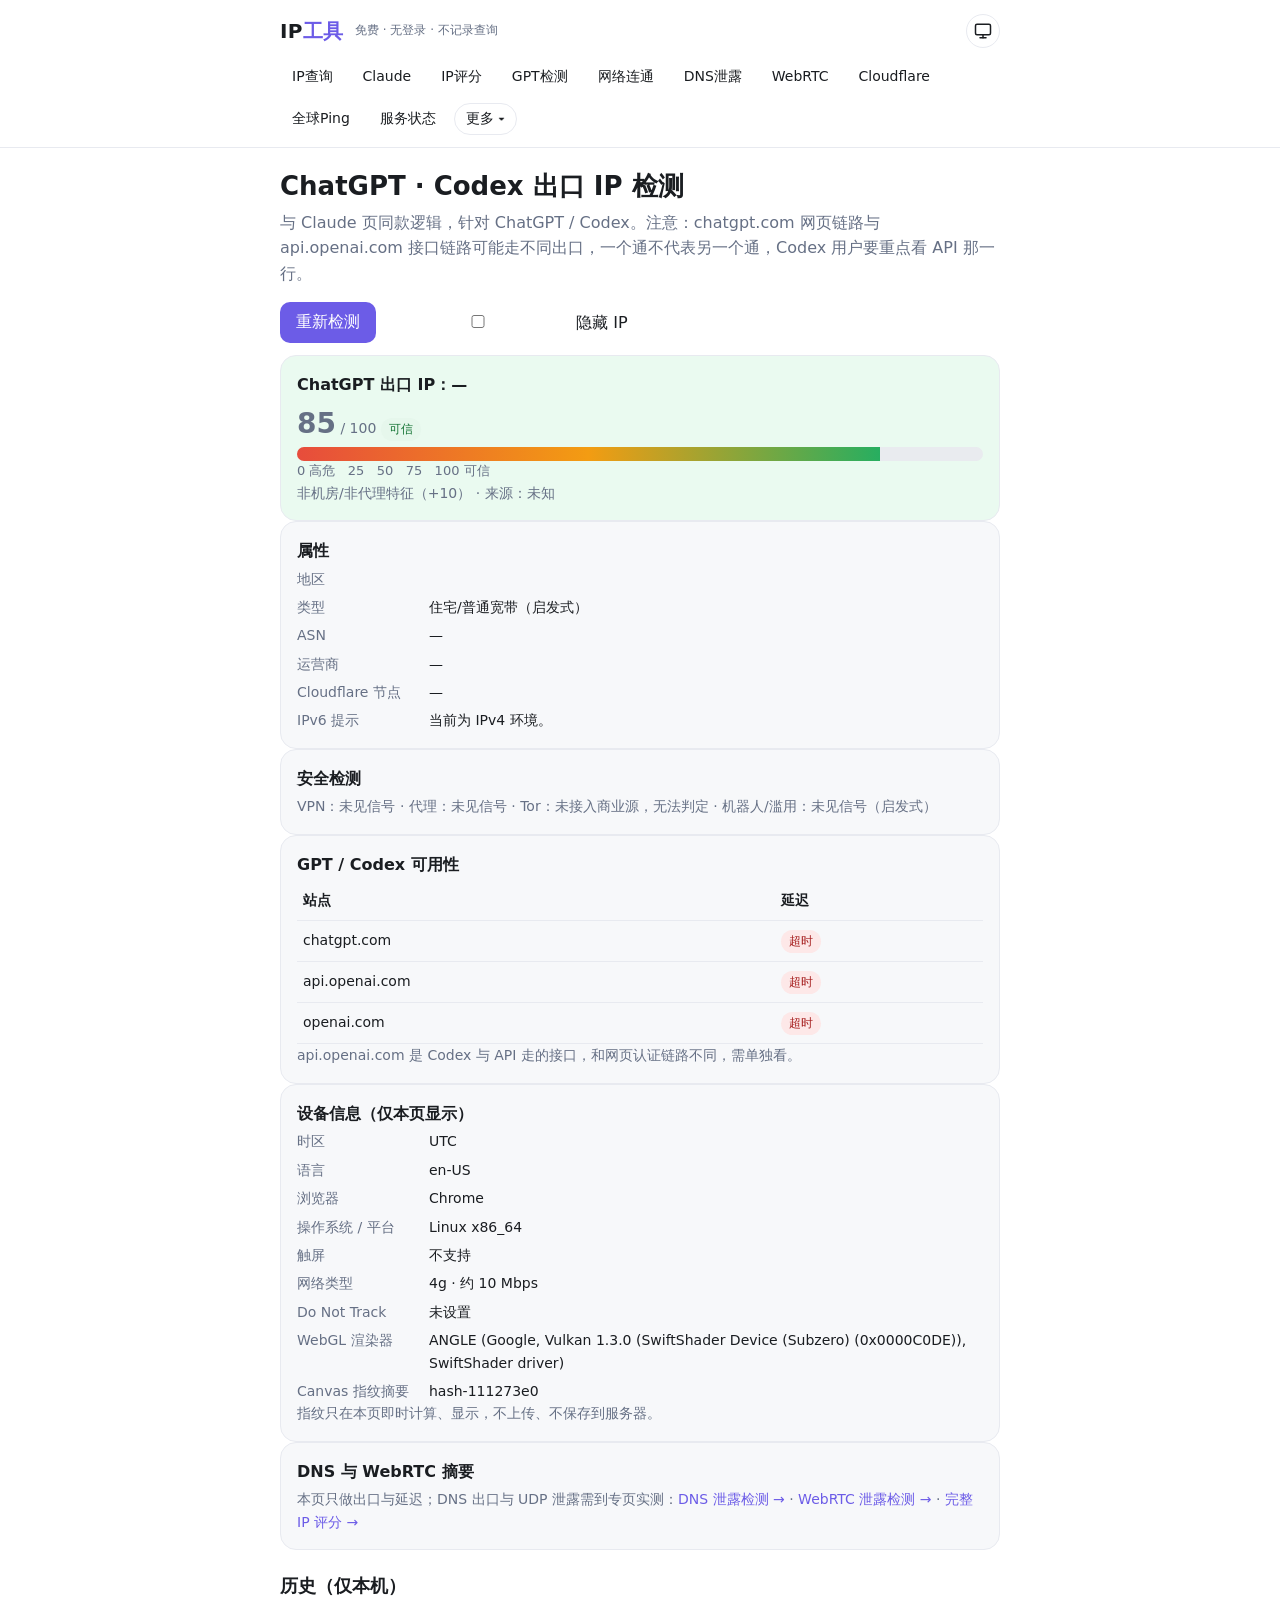
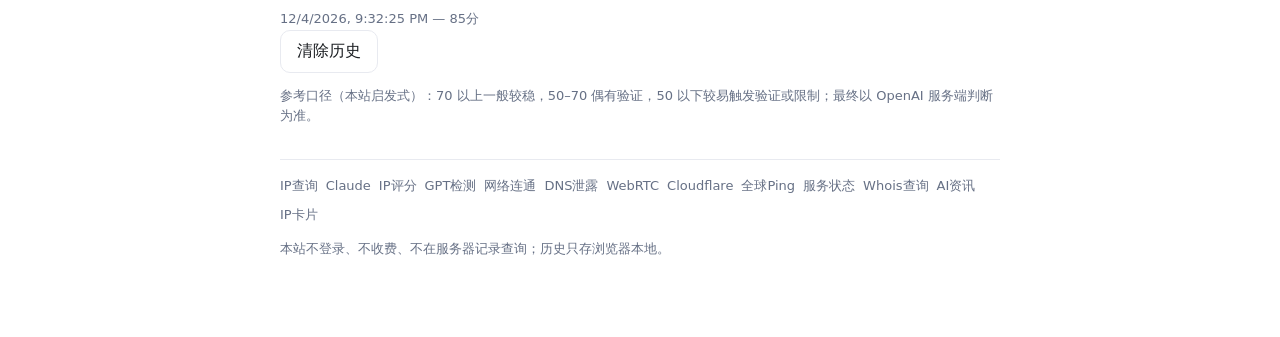
<file: gpt.html>
<!doctype html><html lang="zh-CN"><head><meta charset="utf-8"><meta name="viewport" content="width=device-width,initial-scale=1">
<title>ChatGPT / Codex 出口 IP 检测 — IP 工具</title><link rel="stylesheet" href="assets/style.css"></head><body>
<header class="top"><div class="topin"><div class="logo">IP<span>工具</span></div><div class="tag">免费 · 无登录 · 不记录查询</div><button class="themebtn" id="themeBtn" title="跟随系统" aria-label="切换主题：跟随系统"><svg width="18" height="18" viewBox="0 0 24 24" fill="none" stroke="currentColor" stroke-width="2" stroke-linecap="round" stroke-linejoin="round" aria-hidden="true"><rect x="2" y="3" width="20" height="14" rx="2"/><line x1="8" y1="21" x2="16" y2="21"/><line x1="12" y1="17" x2="12" y2="21"/></svg></button></div><div class="navwrap"><nav>
<a href="index.html">IP查询</a><a href="claude.html">Claude</a><a href="ip.html">IP评分</a><a href="gpt.html">GPT检测</a><a href="link.html">网络连通</a><a href="dns.html">DNS泄露</a><a href="webrtc.html">WebRTC</a><a href="cloudflare.html">Cloudflare</a><a href="ping.html">全球Ping</a><a href="status.html">服务状态</a><span class="dropdown"><button class="dropbtn" type="button">更多 ▾</button><span class="dropmenu"><a href="whois.html">Whois查询</a><a href="news.html">AI资讯</a><a href="card/">IP卡片</a></span></span>
</nav></div></header>
<div class="wrap">
<h1>ChatGPT · Codex 出口 IP 检测</h1>
<p class="lead">与 Claude 页同款逻辑，针对 ChatGPT / Codex。注意：chatgpt.com 网页链路与 api.openai.com 接口链路可能走不同出口，一个通不代表另一个通，Codex 用户要重点看 API 那一行。</p>
<div class="row"><button id="go">重新检测</button><label><input type="checkbox" id="hideIp"> 隐藏 IP</label></div>
<div id="out"><p class="small">检测中…</p></div>
<h2>历史（仅本机）</h2><div id="hist"></div><button class="secondary" id="clearHist">清除历史</button>
<p class="small">参考口径（本站启发式）：70 以上一般较稳，50–70 偶有验证，50 以下较易触发验证或限制；最终以 OpenAI 服务端判断为准。</p>
<footer><div class="footlinks"><a href="index.html">IP查询</a><a href="claude.html">Claude</a><a href="ip.html">IP评分</a><a href="gpt.html">GPT检测</a><a href="link.html">网络连通</a><a href="dns.html">DNS泄露</a><a href="webrtc.html">WebRTC</a><a href="cloudflare.html">Cloudflare</a><a href="ping.html">全球Ping</a><a href="status.html">服务状态</a><a href="whois.html">Whois查询</a><a href="news.html">AI资讯</a><a href="card/">IP卡片</a></div><p>本站不登录、不收费、不在服务器记录查询；历史只存浏览器本地。</p></footer>
</div><script src="assets/app.js"></script>
<script>
async function run(){
 const el=document.getElementById('out');
 try{
  const info=await getIPInfo();const sc=heuristicScore(info);const tr=await fetchTrace();
  const sites=[['chatgpt.com','https://chatgpt.com/favicon.ico'],['api.openai.com','https://api.openai.com/favicon.ico'],['openai.com','https://openai.com/favicon.ico']];
  let rows='';
  for(const [n,u] of sites){const ms=await timedFetch(u,5000);rows+=`<tr><td>${n}</td><td>${latencyLabel(ms)}</td></tr>`;}
  const dev=deviceInfo();
  el.innerHTML=`
  <div class="card p-green"><h3>ChatGPT 出口 IP：<span data-ip data-raw="${esc(info.ip)}">${esc(info.ip)}</span></h3><p><b style="font-size:28px">${sc.score}</b> / 100 ${scoreBadge(sc.score)}</p>${gaugeHTML(sc.score)}<p class="small">${esc(sc.reasons.join('；'))} · 来源：${esc(info.source)}</p></div>
  <div class="card"><h3>属性</h3><div class="kv"><b>地区</b><span>${esc([info.country,info.region,info.city].filter(Boolean).join(' '))}</span><b>类型</b><span>${esc(info.hosting?'机房/托管':info.mobile?'移动':info.proxy?'代理特征':'住宅/普通宽带（启发式）')}</span><b>ASN</b><span>${esc(info.asn||'—')}</span><b>运营商</b><span>${esc(info.isp||'—')}</span><b>Cloudflare 节点</b><span>${esc(tr.loc||tr.colo||'—')}</span><b>IPv6 提示</b><span>${(info.ip||'').includes(':')?'当前为 IPv6 环境，部分服务对 IPv6 更严格，建议优先 IPv4 出口核对。':'当前为 IPv4 环境。'}</span></div></div>
  <div class="card"><h3>安全检测</h3><p>VPN：${info.proxy?'疑似':'未见信号'} · 代理：${info.proxy?'是':'未见信号'} · Tor：未接入商业源，无法判定 · 机器人/滥用：未见信号（启发式）</p></div>
  <div class="card"><h3>GPT / Codex 可用性</h3><table><tr><th>站点</th><th>延迟</th></tr>${rows}</table><p class="small">api.openai.com 是 Codex 与 API 走的接口，和网页认证链路不同，需单独看。</p></div>
  <div class="card"><h3>设备信息（仅本页显示）</h3><div id="fpBox"></div></div>
  <div class="card"><h3>DNS 与 WebRTC 摘要</h3><p class="small">本页只做出口与延迟；DNS 出口与 UDP 泄露需到专页实测：<a href="dns.html">DNS 泄露检测 →</a> · <a href="webrtc.html">WebRTC 泄露检测 →</a> · <a href="ip.html">完整 IP 评分 →</a></p></div>`;
  document.getElementById('fpBox').innerHTML=fingerprintHTML(dev);
  setHide(document.getElementById('hideIp').checked);saveHistory('gpt',{ip:info.ip,label:sc.score+'分'});renderHistory('gpt','hist');
 }catch(e){el.innerHTML='<p class="small">检测失败，请重试。</p>';}
}
document.getElementById('go').onclick=run;document.getElementById('hideIp').addEventListener('change',e=>setHide(e.target.checked));document.getElementById('clearHist').onclick=()=>{clearHistory('gpt');renderHistory('gpt','hist');};run();renderHistory('gpt','hist');
</script></body></html>
</file>
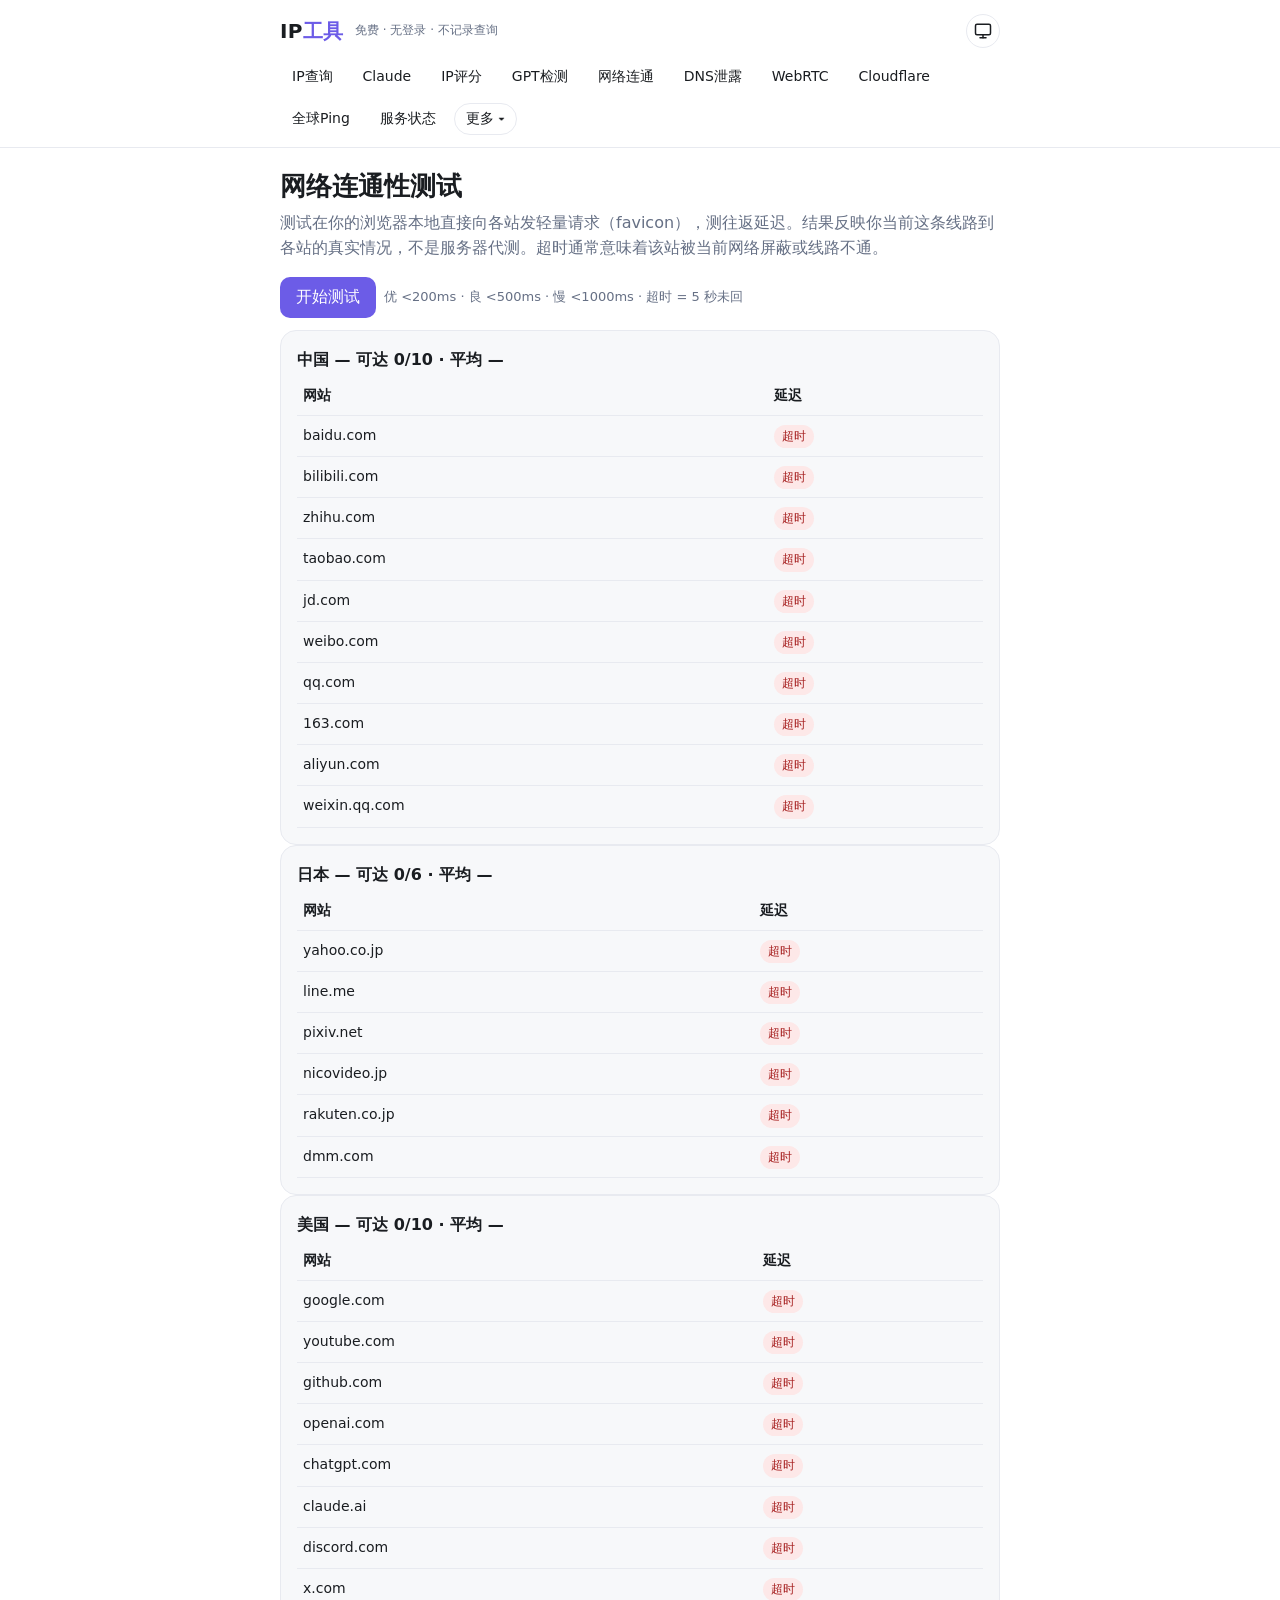
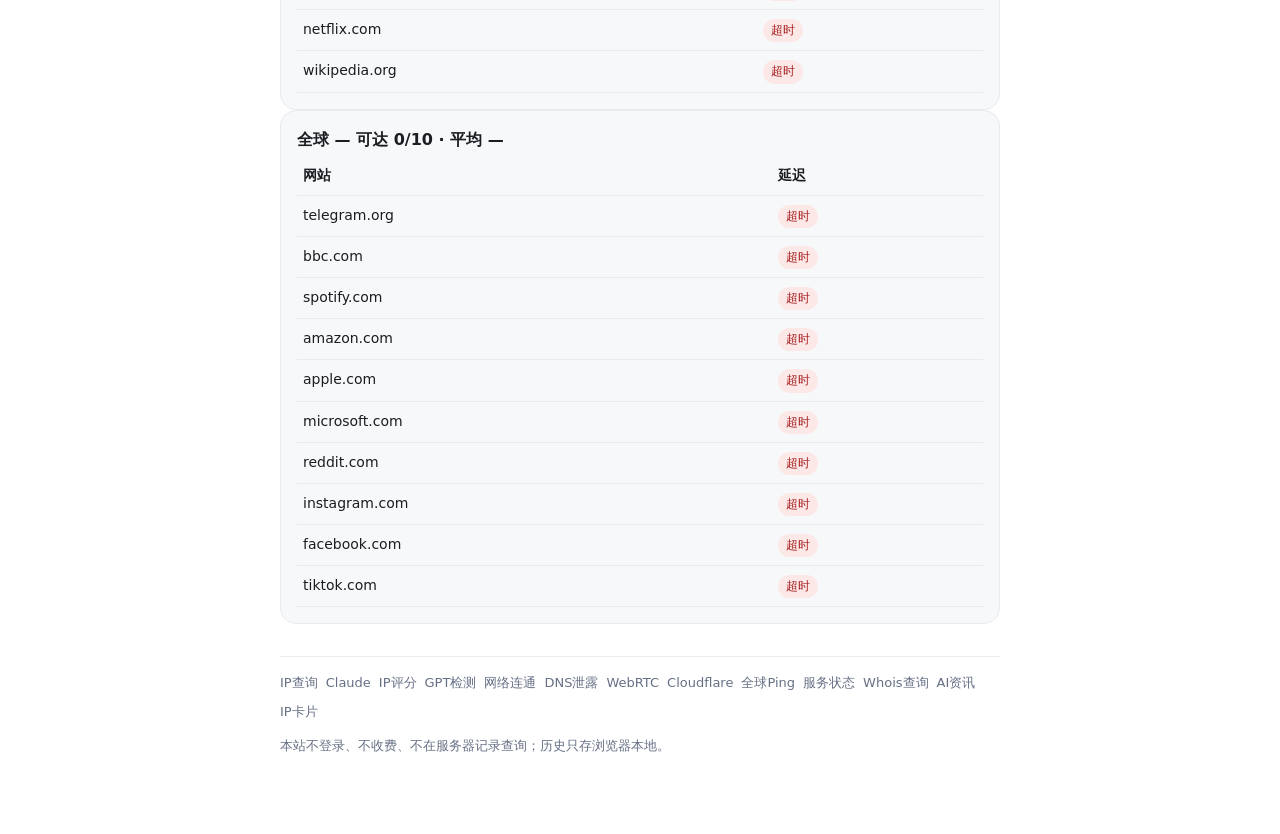
<file: link.html>
<!doctype html><html lang="zh-CN"><head><meta charset="utf-8"><meta name="viewport" content="width=device-width,initial-scale=1">
<title>网络连通性测试 — IP 工具</title><link rel="stylesheet" href="assets/style.css"></head><body>
<header class="top"><div class="topin"><div class="logo">IP<span>工具</span></div><div class="tag">免费 · 无登录 · 不记录查询</div><button class="themebtn" id="themeBtn" title="跟随系统" aria-label="切换主题：跟随系统"><svg width="18" height="18" viewBox="0 0 24 24" fill="none" stroke="currentColor" stroke-width="2" stroke-linecap="round" stroke-linejoin="round" aria-hidden="true"><rect x="2" y="3" width="20" height="14" rx="2"/><line x1="8" y1="21" x2="16" y2="21"/><line x1="12" y1="17" x2="12" y2="21"/></svg></button></div><div class="navwrap"><nav>
<a href="index.html">IP查询</a><a href="claude.html">Claude</a><a href="ip.html">IP评分</a><a href="gpt.html">GPT检测</a><a href="link.html">网络连通</a><a href="dns.html">DNS泄露</a><a href="webrtc.html">WebRTC</a><a href="cloudflare.html">Cloudflare</a><a href="ping.html">全球Ping</a><a href="status.html">服务状态</a><span class="dropdown"><button class="dropbtn" type="button">更多 ▾</button><span class="dropmenu"><a href="whois.html">Whois查询</a><a href="news.html">AI资讯</a><a href="card/">IP卡片</a></span></span>
</nav></div></header>
<div class="wrap">
<h1>网络连通性测试</h1>
<p class="lead">测试在你的浏览器本地直接向各站发轻量请求（favicon），测往返延迟。结果反映你当前这条线路到各站的真实情况，不是服务器代测。超时通常意味着该站被当前网络屏蔽或线路不通。</p>
<div class="row"><button id="go">开始测试</button><span class="small">优 &lt;200ms · 良 &lt;500ms · 慢 &lt;1000ms · 超时 = 5 秒未回</span></div>
<div id="out"></div>
<footer><div class="footlinks"><a href="index.html">IP查询</a><a href="claude.html">Claude</a><a href="ip.html">IP评分</a><a href="gpt.html">GPT检测</a><a href="link.html">网络连通</a><a href="dns.html">DNS泄露</a><a href="webrtc.html">WebRTC</a><a href="cloudflare.html">Cloudflare</a><a href="ping.html">全球Ping</a><a href="status.html">服务状态</a><a href="whois.html">Whois查询</a><a href="news.html">AI资讯</a><a href="card/">IP卡片</a></div><p>本站不登录、不收费、不在服务器记录查询；历史只存浏览器本地。</p></footer>
</div><script src="assets/app.js"></script>
<script>
const GROUPS={
 '中国':['baidu.com','bilibili.com','zhihu.com','taobao.com','jd.com','weibo.com','qq.com','163.com','aliyun.com','weixin.qq.com'],
 '日本':['yahoo.co.jp','line.me','pixiv.net','nicovideo.jp','rakuten.co.jp','dmm.com'],
 '美国':['google.com','youtube.com','github.com','openai.com','chatgpt.com','claude.ai','discord.com','x.com','netflix.com','wikipedia.org'],
 '全球':['telegram.org','bbc.com','spotify.com','amazon.com','apple.com','microsoft.com','reddit.com','instagram.com','facebook.com','tiktok.com'],
};
async function run(){
 const out=document.getElementById('out');out.innerHTML='<p class="small">测试中，请稍候…</p>';
 let html='';
 for(const [g,domains] of Object.entries(GROUPS)){
   let rows='',ok=0,vals=[];
   for(const d of domains){const ms=await timedFetch('https://'+d+'/favicon.ico',5000);if(ms!==null){ok++;vals.push(ms);}rows+=`<tr><td>${esc(d)}</td><td>${latencyLabel(ms)}</td></tr>`;}
   const avg=vals.length?Math.round(vals.reduce((a,b)=>a+b,0)/vals.length):null;
   html+=`<div class="card"><h3>${g} — 可达 ${ok}/${domains.length} · 平均 ${avg===null?'—':avg+'ms'}</h3><table><tr><th>网站</th><th>延迟</th></tr>${rows}</table></div>`;
   out.innerHTML=html;
 }
}
document.getElementById('go').onclick=run;run();
</script></body></html>
</file>
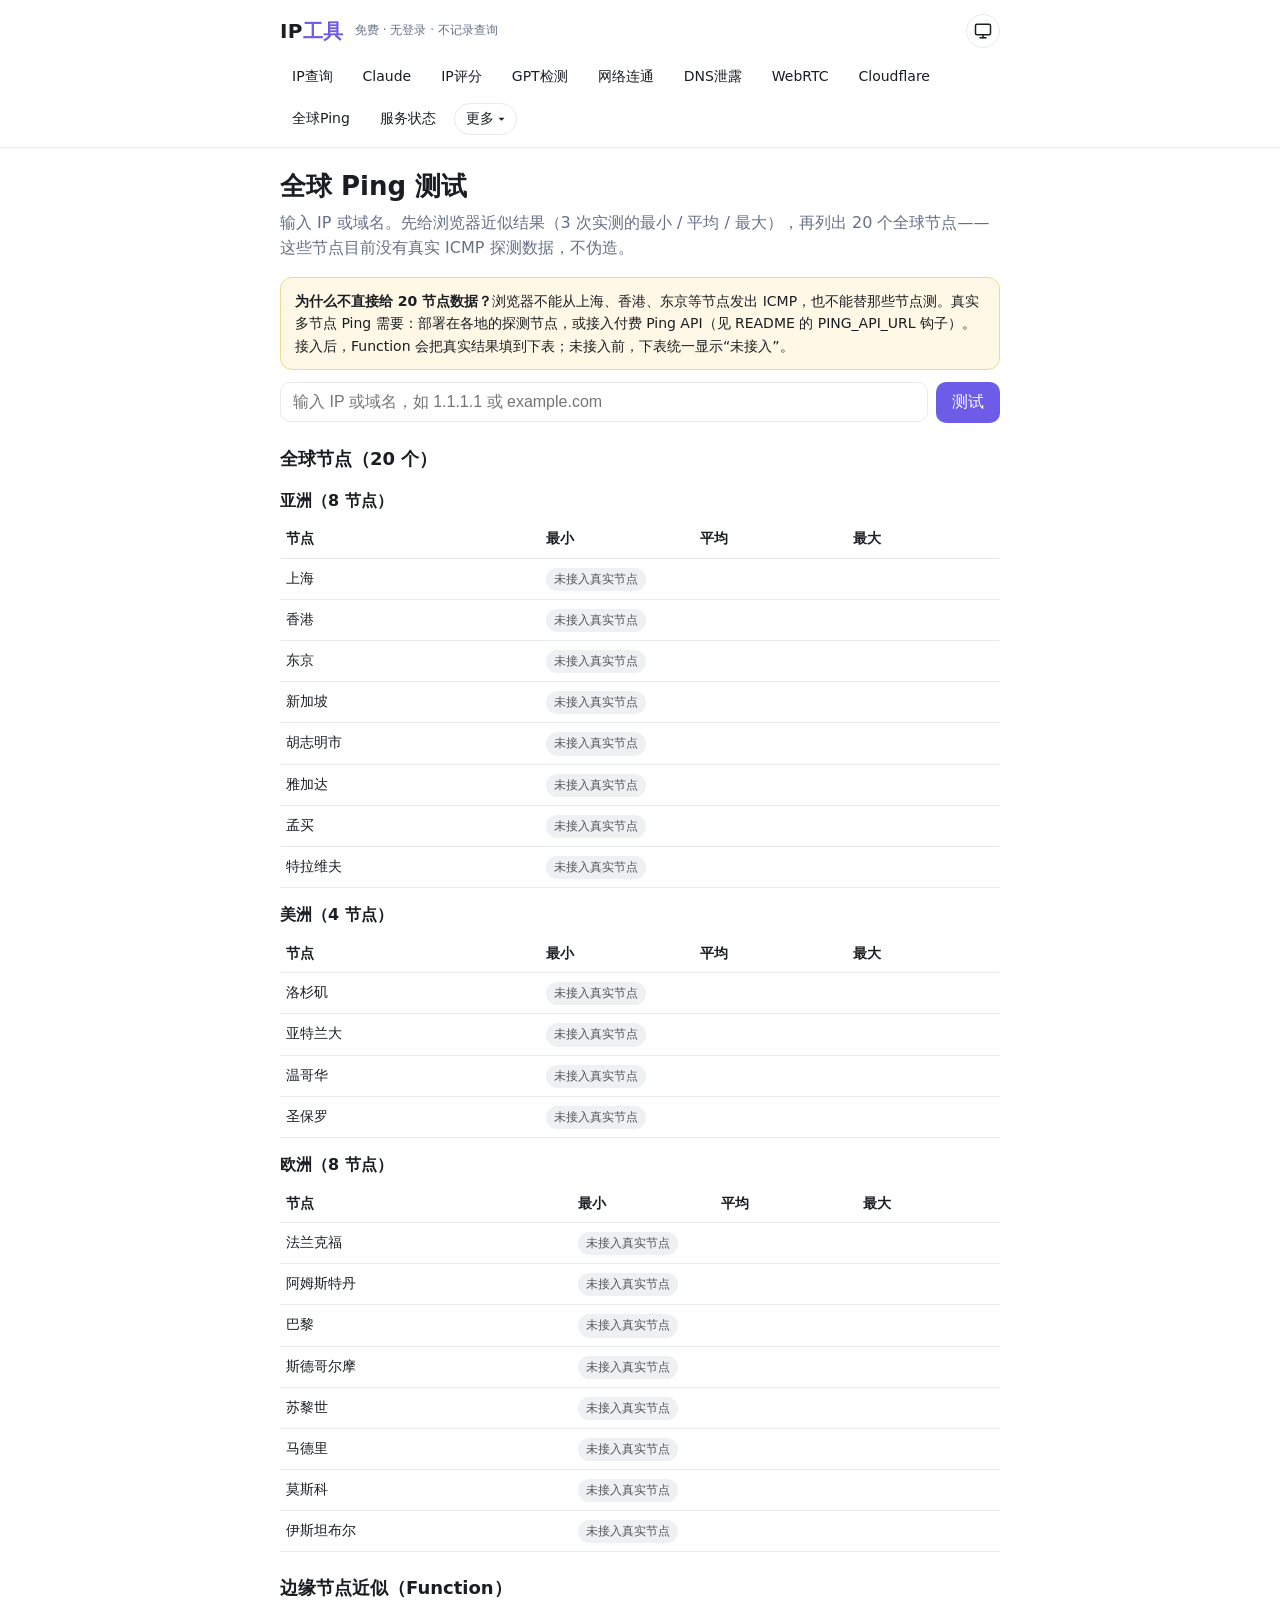
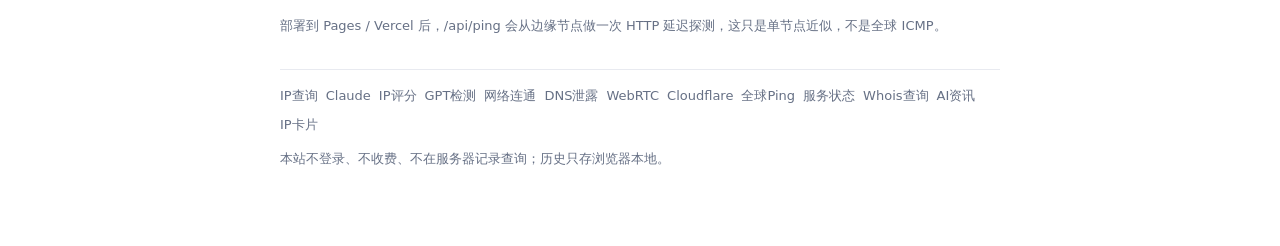
<file: ping.html>
<!doctype html><html lang="zh-CN"><head><meta charset="utf-8"><meta name="viewport" content="width=device-width,initial-scale=1">
<title>全球 Ping 测试 — IP 工具</title><link rel="stylesheet" href="assets/style.css"></head><body>
<header class="top"><div class="topin"><div class="logo">IP<span>工具</span></div><div class="tag">免费 · 无登录 · 不记录查询</div><button class="themebtn" id="themeBtn" title="跟随系统" aria-label="切换主题：跟随系统"><svg width="18" height="18" viewBox="0 0 24 24" fill="none" stroke="currentColor" stroke-width="2" stroke-linecap="round" stroke-linejoin="round" aria-hidden="true"><rect x="2" y="3" width="20" height="14" rx="2"/><line x1="8" y1="21" x2="16" y2="21"/><line x1="12" y1="17" x2="12" y2="21"/></svg></button></div><div class="navwrap"><nav>
<a href="index.html">IP查询</a><a href="claude.html">Claude</a><a href="ip.html">IP评分</a><a href="gpt.html">GPT检测</a><a href="link.html">网络连通</a><a href="dns.html">DNS泄露</a><a href="webrtc.html">WebRTC</a><a href="cloudflare.html">Cloudflare</a><a href="ping.html">全球Ping</a><a href="status.html">服务状态</a><span class="dropdown"><button class="dropbtn" type="button">更多 ▾</button><span class="dropmenu"><a href="whois.html">Whois查询</a><a href="news.html">AI资讯</a><a href="card/">IP卡片</a></span></span>
</nav></div></header>
<div class="wrap">
<h1>全球 Ping 测试</h1>
<p class="lead">输入 IP 或域名。先给浏览器近似结果（3 次实测的最小 / 平均 / 最大），再列出 20 个全球节点——这些节点目前没有真实 ICMP 探测数据，不伪造。</p>
<div class="note"><b>为什么不直接给 20 节点数据？</b>浏览器不能从上海、香港、东京等节点发出 ICMP，也不能替那些节点测。真实多节点 Ping 需要：部署在各地的探测节点，或接入付费 Ping API（见 README 的 PING_API_URL 钩子）。接入后，Function 会把真实结果填到下表；未接入前，下表统一显示“未接入”。</div>
<div class="row"><input id="target" placeholder="输入 IP 或域名，如 1.1.1.1 或 example.com"><button id="go">测试</button></div>
<div id="browserOut"></div>
<h2>全球节点（20 个）</h2>
<div id="nodes"></div>
<h2>边缘节点近似（Function）</h2>
<p class="small">部署到 Pages / Vercel 后，/api/ping 会从边缘节点做一次 HTTP 延迟探测，这只是单节点近似，不是全球 ICMP。</p>
<div id="edgeOut"></div>
<footer><div class="footlinks"><a href="index.html">IP查询</a><a href="claude.html">Claude</a><a href="ip.html">IP评分</a><a href="gpt.html">GPT检测</a><a href="link.html">网络连通</a><a href="dns.html">DNS泄露</a><a href="webrtc.html">WebRTC</a><a href="cloudflare.html">Cloudflare</a><a href="ping.html">全球Ping</a><a href="status.html">服务状态</a><a href="whois.html">Whois查询</a><a href="news.html">AI资讯</a><a href="card/">IP卡片</a></div><p>本站不登录、不收费、不在服务器记录查询；历史只存浏览器本地。</p></footer>
</div><script src="assets/app.js"></script>
<script>
const NODES={
 '亚洲':['上海','香港','东京','新加坡','胡志明市','雅加达','孟买','特拉维夫'],
 '美洲':['洛杉矶','亚特兰大','温哥华','圣保罗'],
 '欧洲':['法兰克福','阿姆斯特丹','巴黎','斯德哥尔摩','苏黎世','马德里','莫斯科','伊斯坦布尔'],
};
function renderNodes(){let h='';for(const [g,list] of Object.entries(NODES)){h+=`<h3>${g}（${list.length} 节点）</h3><table><tr><th>节点</th><th>最小</th><th>平均</th><th>最大</th></tr>`+list.map(n=>`<tr><td>${n}</td><td colspan="3"><span class="badge grey">未接入真实节点</span></td></tr>`).join('')+'</table>';}document.getElementById('nodes').innerHTML=h;}
async function run(){
 const t=document.getElementById('target').value.trim();if(!t){document.getElementById('browserOut').innerHTML='<p class="small">请先输入 IP 或域名。</p>';return;}
 document.getElementById('browserOut').innerHTML='<p class="small">浏览器实测 3 次中…</p>';
 const vals=[];
 for(let i=0;i<3;i++){const ms=await timedFetch('https://'+t+'/favicon.ico',5000);if(ms!==null)vals.push(ms);}
 if(!vals.length){document.getElementById('browserOut').innerHTML='<div class="card"><p><span class="badge bad">超时 / 不可达</span> — 浏览器 3 次均未在 5 秒内回包。</p></div>';}
 else{document.getElementById('browserOut').innerHTML=`<div class="card"><h3>浏览器近似（从你的设备出发，3 次）</h3><p>最小 ${Math.min(...vals)}ms · 平均 ${Math.round(vals.reduce((a,b)=>a+b,0)/vals.length)}ms · 最大 ${Math.max(...vals)}ms</p><p class="small">这是 HTTPS favicon 往返，不是 ICMP Ping；受浏览器、代理与目标站是否提供 favicon 影响。</p></div>`;}
 try{const j=await fetchJSON('/api/ping?target='+encodeURIComponent(t),{},8000);document.getElementById('edgeOut').innerHTML=`<div class="card"><p>边缘近似：${j.edge_ms?j.edge_ms+'ms':'不可达'} · 来源：${esc(j.source||'Function')}</p></div>`;}catch(e){document.getElementById('edgeOut').innerHTML='<p class="small">未部署 Function 时无边缘数据（本地静态预览正常）。</p>';}
}
document.getElementById('go').onclick=run;renderNodes();
</script></body></html>
</file>
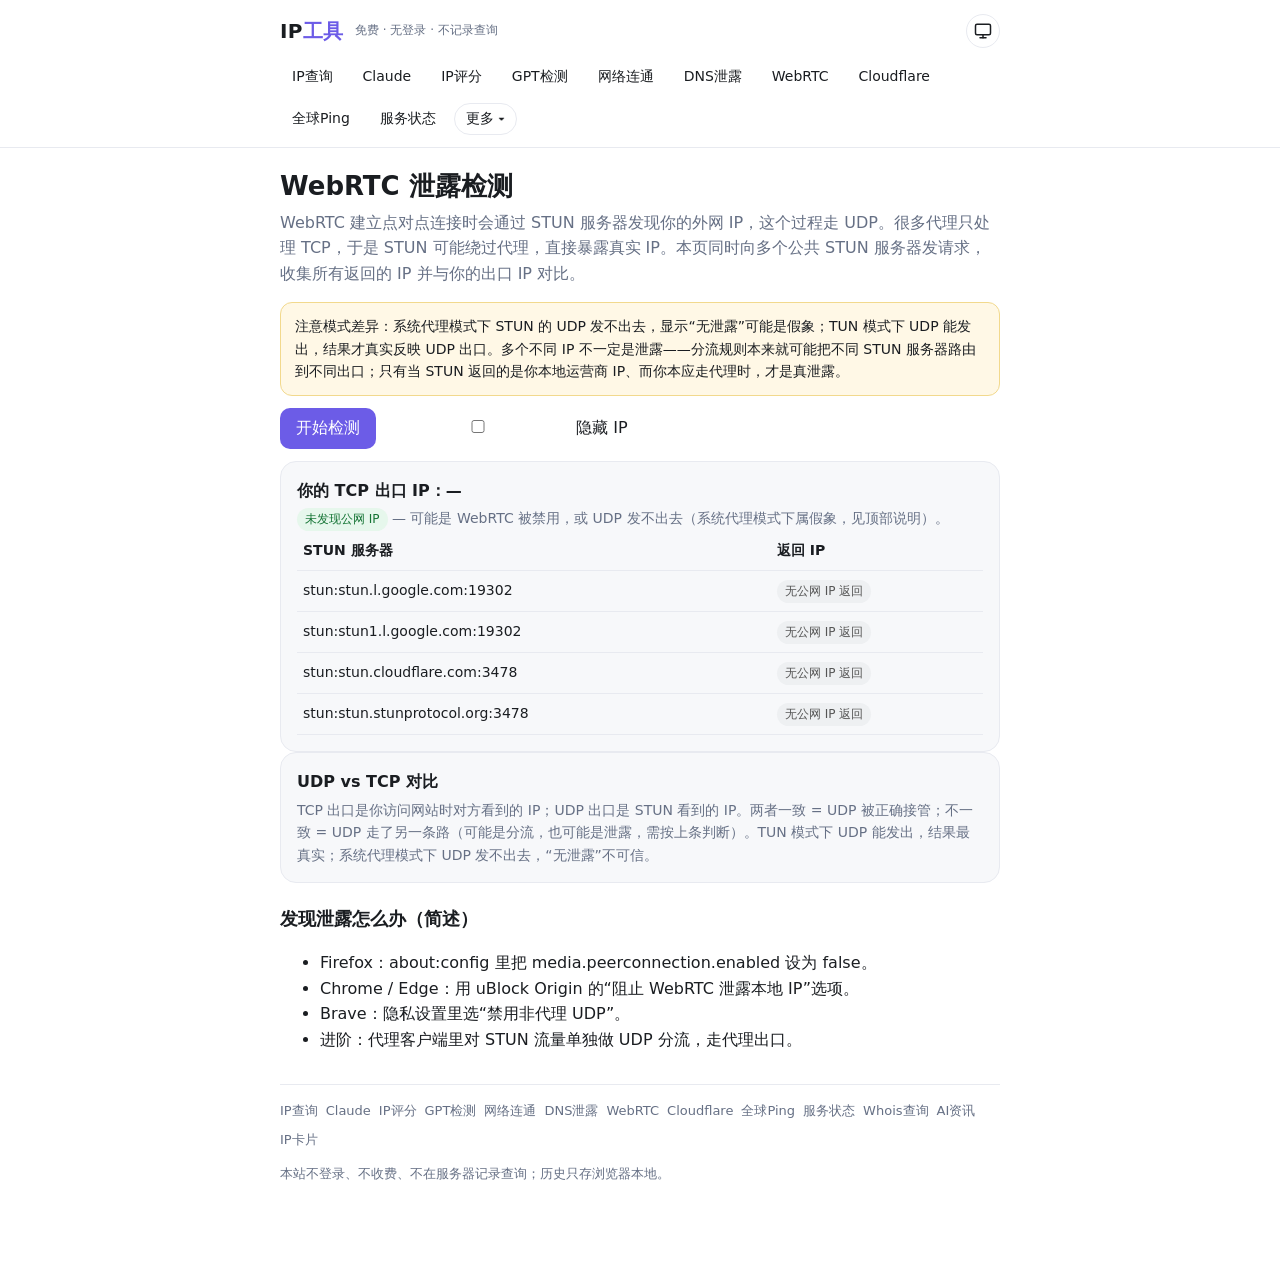
<file: webrtc.html>
<!doctype html><html lang="zh-CN"><head><meta charset="utf-8"><meta name="viewport" content="width=device-width,initial-scale=1">
<title>WebRTC 泄露检测 — IP 工具</title><link rel="stylesheet" href="assets/style.css"></head><body>
<header class="top"><div class="topin"><div class="logo">IP<span>工具</span></div><div class="tag">免费 · 无登录 · 不记录查询</div><button class="themebtn" id="themeBtn" title="跟随系统" aria-label="切换主题：跟随系统"><svg width="18" height="18" viewBox="0 0 24 24" fill="none" stroke="currentColor" stroke-width="2" stroke-linecap="round" stroke-linejoin="round" aria-hidden="true"><rect x="2" y="3" width="20" height="14" rx="2"/><line x1="8" y1="21" x2="16" y2="21"/><line x1="12" y1="17" x2="12" y2="21"/></svg></button></div><div class="navwrap"><nav>
<a href="index.html">IP查询</a><a href="claude.html">Claude</a><a href="ip.html">IP评分</a><a href="gpt.html">GPT检测</a><a href="link.html">网络连通</a><a href="dns.html">DNS泄露</a><a href="webrtc.html">WebRTC</a><a href="cloudflare.html">Cloudflare</a><a href="ping.html">全球Ping</a><a href="status.html">服务状态</a><span class="dropdown"><button class="dropbtn" type="button">更多 ▾</button><span class="dropmenu"><a href="whois.html">Whois查询</a><a href="news.html">AI资讯</a><a href="card/">IP卡片</a></span></span>
</nav></div></header>
<div class="wrap">
<h1>WebRTC 泄露检测</h1>
<p class="lead">WebRTC 建立点对点连接时会通过 STUN 服务器发现你的外网 IP，这个过程走 UDP。很多代理只处理 TCP，于是 STUN 可能绕过代理，直接暴露真实 IP。本页同时向多个公共 STUN 服务器发请求，收集所有返回的 IP 并与你的出口 IP 对比。</p>
<div class="note">注意模式差异：系统代理模式下 STUN 的 UDP 发不出去，显示“无泄露”可能是假象；TUN 模式下 UDP 能发出，结果才真实反映 UDP 出口。多个不同 IP 不一定是泄露——分流规则本来就可能把不同 STUN 服务器路由到不同出口；只有当 STUN 返回的是你本地运营商 IP、而你本应走代理时，才是真泄露。</div>
<div class="row"><button id="go">开始检测</button><label><input type="checkbox" id="hideIp"> 隐藏 IP</label></div>
<div id="out"></div>
<h2>发现泄露怎么办（简述）</h2>
<ul><li>Firefox：about:config 里把 media.peerconnection.enabled 设为 false。</li><li>Chrome / Edge：用 uBlock Origin 的“阻止 WebRTC 泄露本地 IP”选项。</li><li>Brave：隐私设置里选“禁用非代理 UDP”。</li><li>进阶：代理客户端里对 STUN 流量单独做 UDP 分流，走代理出口。</li></ul>
<footer><div class="footlinks"><a href="index.html">IP查询</a><a href="claude.html">Claude</a><a href="ip.html">IP评分</a><a href="gpt.html">GPT检测</a><a href="link.html">网络连通</a><a href="dns.html">DNS泄露</a><a href="webrtc.html">WebRTC</a><a href="cloudflare.html">Cloudflare</a><a href="ping.html">全球Ping</a><a href="status.html">服务状态</a><a href="whois.html">Whois查询</a><a href="news.html">AI资讯</a><a href="card/">IP卡片</a></div><p>本站不登录、不收费、不在服务器记录查询；历史只存浏览器本地。</p></footer>
</div><script src="assets/app.js"></script>
<script>
async function probeOne(server){
  return new Promise(async resolve=>{
    const found=new Set();
    try{
      const pc=new RTCPeerConnection({iceServers:[{urls:server}]});
      pc.createDataChannel('test');
      let done=false;
      const finish=()=>{if(!done){done=true;try{pc.close();}catch(e){}resolve([...found]);}};
      pc.onicecandidate=e=>{if(e.candidate&&e.candidate.candidate){const m=e.candidate.candidate.match(/(\d+\.\d+\.\d+\.\d+|[0-9a-fA-F:]+:[0-9a-fA-F:]+)/);if(m&&!m[1].startsWith('192.168.')&&!m[1].startsWith('10.')&&!m[1].startsWith('172.'))found.add(m[1]);}if(!e.candidate)finish();};
      const offer=await pc.createOffer();await pc.setLocalDescription(offer);
      setTimeout(finish,6000);
    }catch(e){resolve([]);}
  });
}
async function run(){
 const out=document.getElementById('out');out.innerHTML='<p class="small">检测中…（逐个 STUN 服务器，约 10–30 秒）</p>';
 let main='';try{const info=await getIPInfo();main=info.ip||'';}catch(e){}
 const servers=['stun:stun.l.google.com:19302','stun:stun1.l.google.com:19302','stun:stun.cloudflare.com:3478','stun:stun.stunprotocol.org:3478'];
 let rows='',all=new Set();
 for(const s of servers){
   const ips=await probeOne(s);ips.forEach(x=>all.add(x));
   rows+=`<tr><td>${esc(s)}</td><td>${ips.length?ips.map(x=>esc(x)+(x===main?' <span class="badge ok">与出口一致</span>':' <span class="badge warn">与出口不同</span>')).join('<br>'):'<span class="badge grey">无公网 IP 返回</span>'}</td></tr>`;
   out.innerHTML=`<div class="card"><h3>逐 STUN 服务器结果（进行中）</h3><div class="tablewrap"><table><tr><th>STUN 服务器</th><th>返回 IP</th></tr>${rows}</table></div></div>`;
 }
 let verdict='';
 if(!all.size)verdict='<span class="badge ok">未发现公网 IP</span> — 可能是 WebRTC 被禁用，或 UDP 发不出去（系统代理模式下属假象，见顶部说明）。';
 else if([...all].every(x=>x===main))verdict='<span class="badge ok">UDP 与 TCP 出口一致</span> — STUN 返回的都是你的出口 IP，未见绕过代理。';
 else verdict='<span class="badge warn">UDP 与 TCP 出口不一致</span> — 部分 STUN 走了不同出口；先对照你的分流规则：若规则本就把不同 STUN 路由到不同出口，属正常；若返回的是本地运营商 IP，才是真泄露。';
 out.innerHTML=`<div class="card"><h3>你的 TCP 出口 IP：<span data-ip data-raw="${esc(main)}">${esc(main)}</span></h3><p>${verdict}</p><div class="tablewrap"><table><tr><th>STUN 服务器</th><th>返回 IP</th></tr>${rows}</table></div></div><div class="card"><h3>UDP vs TCP 对比</h3><p class="small">TCP 出口是你访问网站时对方看到的 IP；UDP 出口是 STUN 看到的 IP。两者一致 = UDP 被正确接管；不一致 = UDP 走了另一条路（可能是分流，也可能是泄露，需按上条判断）。TUN 模式下 UDP 能发出，结果最真实；系统代理模式下 UDP 发不出去，“无泄露”不可信。</p></div>`;
 setHide(document.getElementById('hideIp').checked);
}
document.getElementById('go').onclick=run;document.getElementById('hideIp').addEventListener('change',e=>setHide(e.target.checked));run();
</script></body></html>
</file>
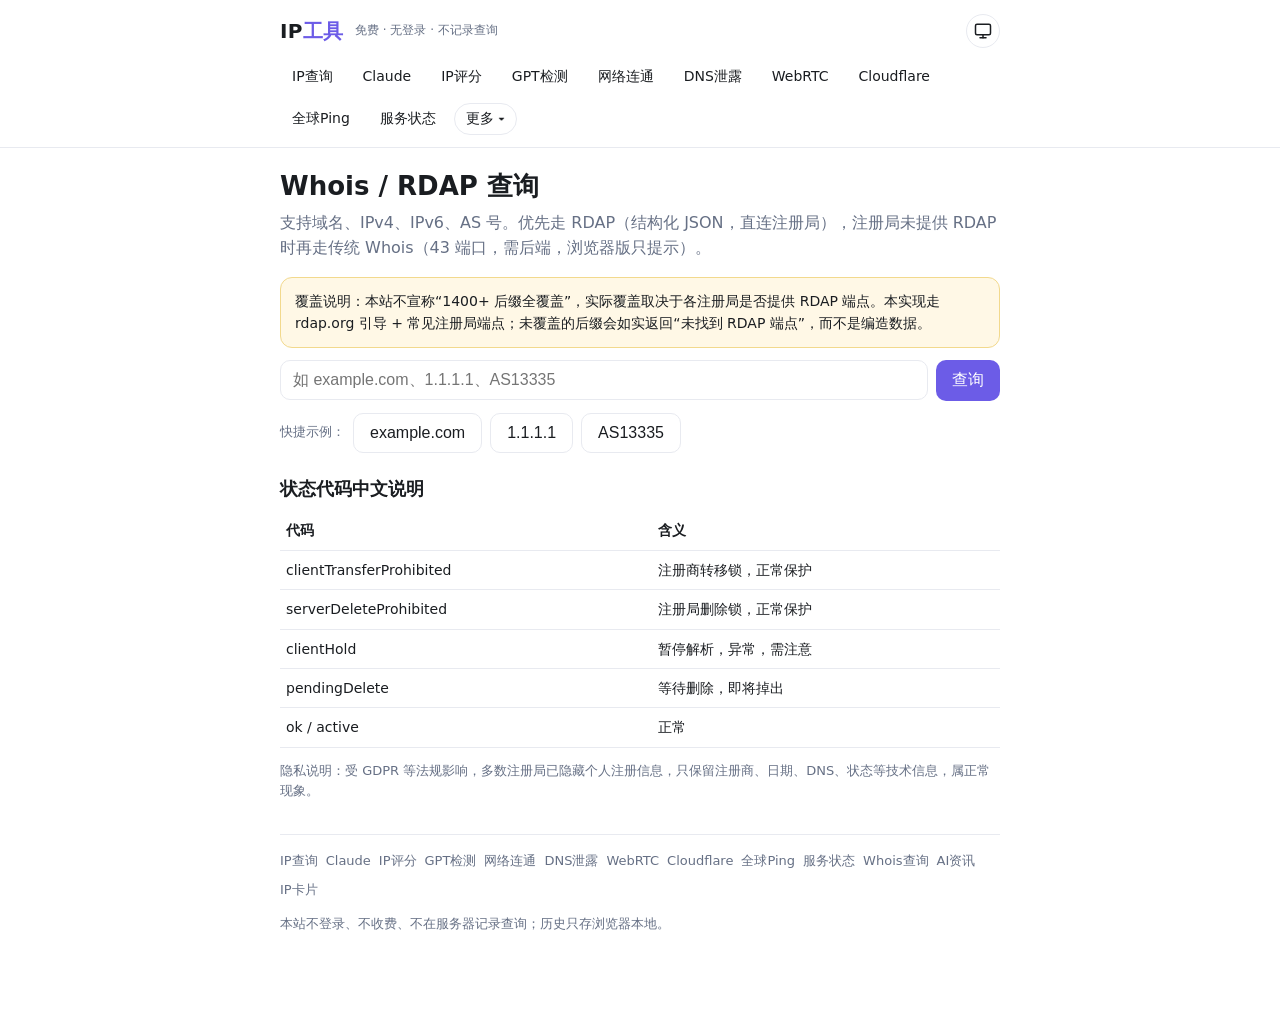
<file: whois.html>
<!doctype html><html lang="zh-CN"><head><meta charset="utf-8"><meta name="viewport" content="width=device-width,initial-scale=1">
<title>Whois / RDAP 查询 — IP 工具</title><link rel="stylesheet" href="assets/style.css"></head><body>
<header class="top"><div class="topin"><div class="logo">IP<span>工具</span></div><div class="tag">免费 · 无登录 · 不记录查询</div><button class="themebtn" id="themeBtn" title="跟随系统" aria-label="切换主题：跟随系统"><svg width="18" height="18" viewBox="0 0 24 24" fill="none" stroke="currentColor" stroke-width="2" stroke-linecap="round" stroke-linejoin="round" aria-hidden="true"><rect x="2" y="3" width="20" height="14" rx="2"/><line x1="8" y1="21" x2="16" y2="21"/><line x1="12" y1="17" x2="12" y2="21"/></svg></button></div><div class="navwrap"><nav>
<a href="index.html">IP查询</a><a href="claude.html">Claude</a><a href="ip.html">IP评分</a><a href="gpt.html">GPT检测</a><a href="link.html">网络连通</a><a href="dns.html">DNS泄露</a><a href="webrtc.html">WebRTC</a><a href="cloudflare.html">Cloudflare</a><a href="ping.html">全球Ping</a><a href="status.html">服务状态</a><span class="dropdown"><button class="dropbtn" type="button">更多 ▾</button><span class="dropmenu"><a href="whois.html">Whois查询</a><a href="news.html">AI资讯</a><a href="card/">IP卡片</a></span></span>
</nav></div></header>
<div class="wrap">
<h1>Whois / RDAP 查询</h1>
<p class="lead">支持域名、IPv4、IPv6、AS 号。优先走 RDAP（结构化 JSON，直连注册局），注册局未提供 RDAP 时再走传统 Whois（43 端口，需后端，浏览器版只提示）。</p>
<div class="note">覆盖说明：本站不宣称“1400+ 后缀全覆盖”，实际覆盖取决于各注册局是否提供 RDAP 端点。本实现走 rdap.org 引导 + 常见注册局端点；未覆盖的后缀会如实返回“未找到 RDAP 端点”，而不是编造数据。</div>
<div class="row"><input id="q" placeholder="如 example.com、1.1.1.1、AS13335"><button id="go">查询</button></div>
<div class="row"><span class="small">快捷示例：</span><button class="secondary" data-q="example.com">example.com</button><button class="secondary" data-q="1.1.1.1">1.1.1.1</button><button class="secondary" data-q="AS13335">AS13335</button></div>
<div id="out"></div>
<h2>状态代码中文说明</h2>
<table><tr><th>代码</th><th>含义</th></tr>
<tr><td>clientTransferProhibited</td><td>注册商转移锁，正常保护</td></tr>
<tr><td>serverDeleteProhibited</td><td>注册局删除锁，正常保护</td></tr>
<tr><td>clientHold</td><td>暂停解析，异常，需注意</td></tr>
<tr><td>pendingDelete</td><td>等待删除，即将掉出</td></tr>
<tr><td>ok / active</td><td>正常</td></tr></table>
<p class="small">隐私说明：受 GDPR 等法规影响，多数注册局已隐藏个人注册信息，只保留注册商、日期、DNS、状态等技术信息，属正常现象。</p>
<footer><div class="footlinks"><a href="index.html">IP查询</a><a href="claude.html">Claude</a><a href="ip.html">IP评分</a><a href="gpt.html">GPT检测</a><a href="link.html">网络连通</a><a href="dns.html">DNS泄露</a><a href="webrtc.html">WebRTC</a><a href="cloudflare.html">Cloudflare</a><a href="ping.html">全球Ping</a><a href="status.html">服务状态</a><a href="whois.html">Whois查询</a><a href="news.html">AI资讯</a><a href="card/">IP卡片</a></div><p>本站不登录、不收费、不在服务器记录查询；历史只存浏览器本地。</p></footer>
</div><script src="assets/app.js"></script>
<script>
const STATUS_ZH={clientTransferProhibited:'注册商转移锁（正常保护）',serverTransferProhibited:'注册局转移锁',serverDeleteProhibited:'注册局删除锁',clientDeleteProhibited:'注册商删除锁',clientHold:'暂停解析（异常）',serverHold:'注册局暂停（异常）',pendingDelete:'等待删除',ok:'正常',active:'正常'};
document.querySelectorAll('[data-q]').forEach(b=>b.onclick=()=>{document.getElementById('q').value=b.dataset.q;run();});
async function run(){
 const q=document.getElementById('q').value.trim();const out=document.getElementById('out');if(!q){out.innerHTML='<p class="small">请先输入。</p>';return;}
 out.innerHTML='<p class="small">查询中…</p>';
 try{const j=await fetchJSON('/api/whois?q='+encodeURIComponent(q),{},15000);render(j);return;}catch(e){}
 // direct rdap.org fallback
 try{
  let url='';if(/^AS\d+$/i.test(q))url='https://rdap.org/autnum/'+q.replace(/^AS/i,'');else if(/^\d+\.\d+\.\d+\.\d+$/.test(q)||q.includes(':'))url='https://rdap.org/ip/'+encodeURIComponent(q);else url='https://rdap.org/domain/'+encodeURIComponent(q);
  const j=await fetchJSON(url,{},10000);render({raw:j,source:'rdap.org 直连'});return;
 }catch(e){out.innerHTML='<p class="small">查询失败：该对象无 RDAP 端点，或接口被拦截。传统 Whois（43 端口）需后端支持，见 README。</p>';}
}
function render(j){
 const r=j.raw||j;const out=document.getElementById('out');
 const entities=(r.entities||[]).map(e=>e.vcardArray?.[1]?.find?.(x=>x[0]==='fn')?.[3]||e.handle||'').filter(Boolean).join('，');
 const events={};(r.events||[]).forEach(e=>events[e.eventAction]=e.eventDate);
 const ns=(r.nameservers||[]).map(n=>n.ldhName).join(', ');
 const status=(r.status||[]).map(s=>`${s}（${STATUS_ZH[s]||'见上表'}）`).join('；');
 out.innerHTML=`<div class="card"><h3>${esc(r.ldhName||r.handle||r.startAddress||'查询结果')}</h3><div class="kv"><b>类型</b><span>${esc(r.objectClassName||'—')}</span><b>注册商 / 实体</b><span>${esc(entities||'—')}</span><b>注册时间</b><span>${esc(events.registration||'—')}</span><b>到期时间</b><span>${esc(events.expiration||'—')}</span><b>最后变更</b><span>${esc(events['last changed']||'—')}</span><b>DNS</b><span>${esc(ns||'—')}</span><b>状态</b><span>${esc(status||'—')}</span><b>IP 段</b><span>${esc(r.startAddress&&r.endAddress?r.startAddress+' – '+r.endAddress:'—')}</span><b>国家</b><span>${esc(r.country||'—')}</span><b>数据来源</b><span>${esc(j.source||'RDAP')}</span></div><details><summary>原始 JSON（可展开）</summary><pre style="white-space:pre-wrap;word-break:break-all;font-size:12px">${esc(JSON.stringify(r,null,2).slice(0,8000))}</pre></details></div>`;
}
document.getElementById('go').onclick=run;
</script></body></html>
</file>
<file: assets/style.css>
:root{--bg:#ffffff;--fg:#1a1d21;--muted:#667085;--line:#e8eaf0;--card:#f7f8fa;--accent:#6c5ce7;--accent2:#00a8a8}
[data-theme="dark"]{--bg:#121417;--fg:#eef0f3;--muted:#9aa3ad;--line:#262a30;--card:#1b1e23;--accent:#a99bff;--accent2:#4dd0d0}
*{box-sizing:border-box}body{margin:0;background:var(--bg);color:var(--fg);font-family:-apple-system,BlinkMacSystemFont,"PingFang SC","Microsoft YaHei",system-ui,sans-serif;line-height:1.6}
a{color:var(--accent);text-decoration:none}.wrap{max-width:760px;margin:0 auto;padding:0 20px 48px}
header.top{border-bottom:1px solid var(--line);position:sticky;top:0;background:var(--bg);z-index:10}
.topin{max-width:760px;margin:0 auto;padding:14px 20px 10px;display:flex;align-items:center;gap:12px;flex-wrap:wrap}
.logo{font-weight:800;font-size:20px;letter-spacing:.2px}.logo span{color:var(--accent)}
.tag{font-size:12px;color:var(--muted)}
nav{display:flex;gap:6px;flex-wrap:wrap;overflow:visible;padding:0 20px 10px;max-width:760px;margin:0 auto;align-items:center}
nav a{white-space:nowrap;padding:6px 11px;border-radius:999px;color:var(--fg);font-size:14px;border:1px solid transparent}
nav a.active,nav a:hover{background:#eef0ff;color:#4b3fd4;border-color:#ddd6ff}
[data-theme="dark"] nav a.active,[data-theme="dark"] nav a:hover{background:#26224a;color:#cfc6ff}
.themebtn{margin-left:auto;border:1px solid var(--line);background:transparent;color:var(--fg);border-radius:999px;padding:0;width:34px;height:34px;display:inline-flex;align-items:center;justify-content:center;cursor:pointer;flex:none}
.themebtn svg{width:18px;height:18px;display:block}
h1{font-size:26px;line-height:1.3;margin:22px 0 6px}h2{font-size:18px;margin:22px 0 8px}h3{font-size:16px;margin:14px 0 6px}
.lead{color:var(--muted);margin:0 0 16px}.small{font-size:13px;color:var(--muted)}.note{background:#fff8e6;border:1px solid #f2d98d;border-radius:12px;padding:12px 14px;font-size:14px}
[data-theme="dark"] .note{background:#2a2412;border-color:#4a3f1a}
.grid{display:grid;grid-template-columns:repeat(2,1fr);gap:12px;margin:16px 0}
@media(max-width:560px){.grid{grid-template-columns:1fr}}
.card{background:var(--card);border:1px solid var(--line);border-radius:16px;padding:16px}
.p-blue{background:#eef4ff}.p-pink{background:#fdf0f5}.p-green{background:#eafaf0}.p-yellow{background:#fff7e0}.p-purple{background:#f3efff}.p-cyan{background:#e6fafa}.p-orange{background:#fff0e6}
[data-theme="dark"] .p-blue,[data-theme="dark"] .p-pink,[data-theme="dark"] .p-green,[data-theme="dark"] .p-yellow,[data-theme="dark"] .p-purple,[data-theme="dark"] .p-cyan,[data-theme="dark"] .p-orange{background:var(--card)}
.card h3{margin:0 0 4px}.card p{margin:0;color:var(--muted);font-size:14px}
.row{display:flex;gap:8px;flex-wrap:wrap;align-items:center;margin:12px 0}
input,select{flex:1;min-width:180px;padding:10px 12px;border:1px solid var(--line);border-radius:10px;background:var(--bg);color:var(--fg);font-size:16px}
button{padding:10px 16px;border:0;border-radius:10px;background:var(--accent);color:#fff;cursor:pointer;font-size:16px}
button.secondary{background:transparent;color:var(--fg);border:1px solid var(--line)}
button:disabled{opacity:.55}
table{width:100%;border-collapse:collapse;font-size:14px}th,td{text-align:left;padding:8px 6px;border-bottom:1px solid var(--line);vertical-align:top}
.badge{display:inline-block;padding:2px 8px;border-radius:999px;font-size:12px;background:#eef0ff;color:#4b3fd4}
.badge.ok{background:#e6f7ec;color:#137333}.badge.warn{background:#fff3cd;color:#7a5b00}.badge.bad{background:#fde8e8;color:#a51d1d}.badge.grey{background:#eef0f2;color:#555}
.gauge{height:14px;background:#e9ebef;border-radius:999px;overflow:hidden}.gauge i{display:block;height:100%;background:linear-gradient(90deg,#e74c3c,#f39c12,#27ae60)}
.kv{display:grid;grid-template-columns:120px 1fr;gap:6px 12px;font-size:14px}.kv b{color:var(--muted);font-weight:500}
footer{border-top:1px solid var(--line);margin-top:32px;padding:16px 0;color:var(--muted);font-size:13px}
progress{width:100%}.pill{border:1px solid var(--line);border-radius:999px;padding:4px 10px;font-size:13px;background:transparent;color:var(--fg);cursor:pointer}
.pill.on{background:var(--accent);color:#fff;border-color:var(--accent)}
.navwrap{max-width:760px;margin:0 auto}
.footlinks{display:flex;flex-wrap:wrap;gap:8px}
.footlinks a{font-size:13px;color:var(--muted)}
.statgrid{display:grid;grid-template-columns:repeat(2,1fr);gap:12px}
@media(max-width:560px){.statgrid{grid-template-columns:1fr}}

/* v2: dropdown, tool wall, tables, iOS safety */
.dropdown{position:relative;display:inline-flex}
.dropbtn{border:1px solid var(--line);background:transparent;color:var(--fg);border-radius:999px;padding:6px 11px;cursor:pointer;font-size:14px;white-space:nowrap}
.dropmenu{display:none;position:absolute;top:calc(100% + 6px);left:0;min-width:140px;background:var(--bg);border:1px solid var(--line);border-radius:12px;box-shadow:0 8px 24px rgba(0,0,0,.12);padding:6px;z-index:50}
.dropdown.open .dropmenu{display:block}
.dropmenu a{display:block;white-space:nowrap;padding:8px 10px;border-radius:8px;color:var(--fg);font-size:14px}
.dropmenu a:hover{background:#eef0ff;color:#4b3fd4}
.toolwall{display:grid;grid-template-columns:repeat(3,1fr);gap:12px;margin:16px 0}
@media(max-width:700px){.toolwall{grid-template-columns:repeat(2,1fr)}}
@media(max-width:420px){.toolwall{grid-template-columns:1fr}}
.toolcard{border-radius:16px;padding:16px;border:1px solid var(--line);color:var(--fg)}
.toolcard h3{margin:0 0 4px;font-size:16px}
.toolcard p{margin:0;font-size:13px;color:var(--muted)}
.tc1{background:#eef4ff}.tc2{background:#fdf0f5}.tc3{background:#eafaf0}.tc4{background:#fff7e0}.tc5{background:#f3efff}.tc6{background:#e6fafa}.tc7{background:#fff0e6}.tc8{background:#f0f7ff}.tc9{background:#fef3f2}.tc10{background:#f2f9ec}.tc11{background:#fdf6ec}.tc12{background:#eefaf7}.tc13{background:#f5f0ff}
[data-theme="dark"] .tc1,[data-theme="dark"] .tc2,[data-theme="dark"] .tc3,[data-theme="dark"] .tc4,[data-theme="dark"] .tc5,[data-theme="dark"] .tc6,[data-theme="dark"] .tc7,[data-theme="dark"] .tc8,[data-theme="dark"] .tc9,[data-theme="dark"] .tc10,[data-theme="dark"] .tc11,[data-theme="dark"] .tc12,[data-theme="dark"] .tc13{background:var(--card)}
.tablewrap{overflow-x:auto}
.tablewrap table{min-width:480px}
@media(max-width:560px){table{font-size:13px}th,td{padding:7px 5px}}
textarea{font-size:16px}
.steps{font-size:13px;color:var(--muted)}
body{overflow-x:hidden}
</file>
